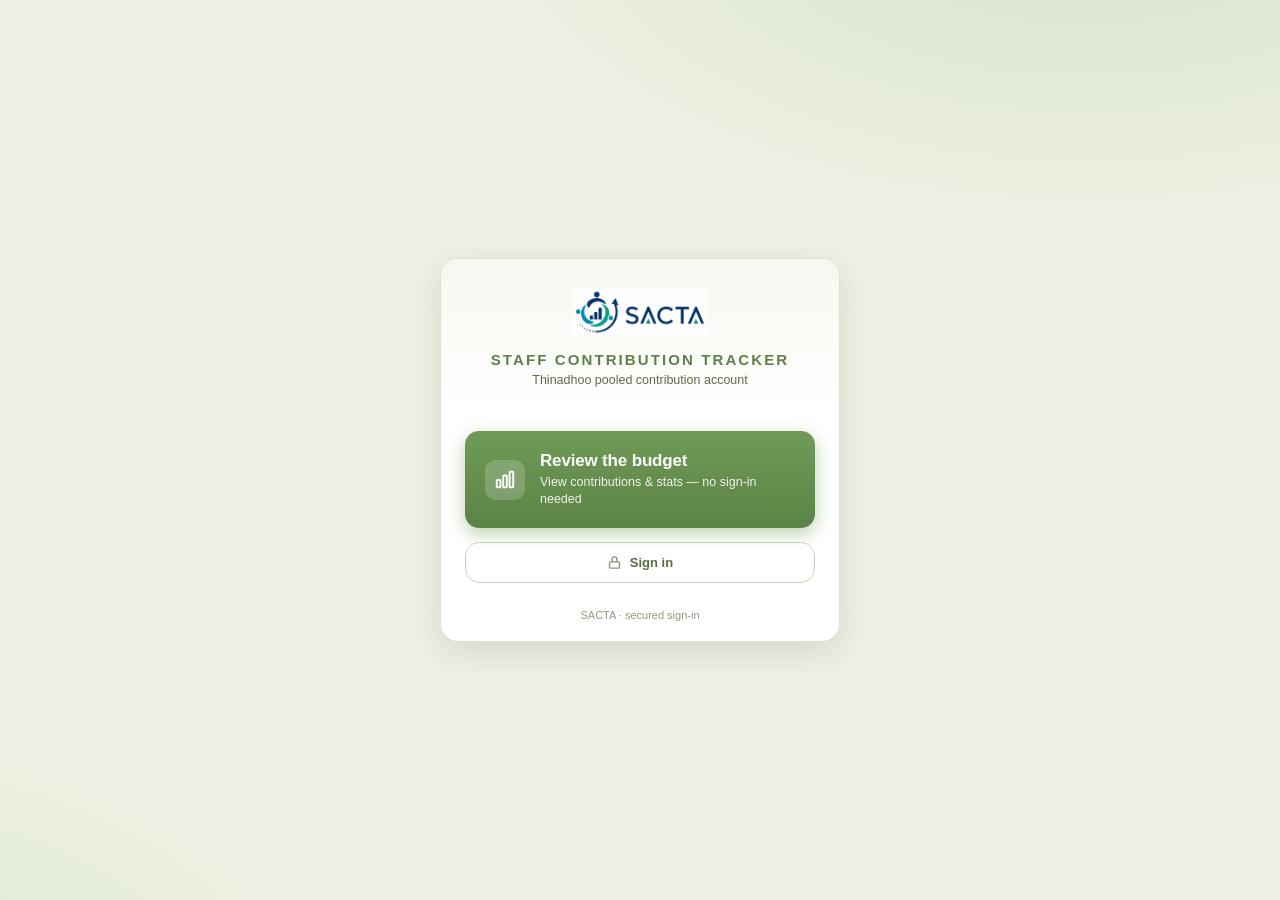
<file: index.html>
<!DOCTYPE html>
<html lang="en">
<head>
<meta charset="UTF-8">
<meta name="viewport" content="width=device-width, initial-scale=1.0, viewport-fit=cover">
<meta http-equiv="Content-Security-Policy" content="default-src 'self'; img-src 'self' data:; style-src 'self' 'unsafe-inline'; script-src 'self' 'unsafe-inline'; connect-src 'self'; font-src 'self' data:; object-src 'none'; base-uri 'none'; form-action 'none'; upgrade-insecure-requests">
<meta name="theme-color" content="#6f9a56">
<meta name="apple-mobile-web-app-capable" content="yes">
<meta name="referrer" content="no-referrer">
<link rel="manifest" href="manifest.json">
<link rel="apple-touch-icon" href="apple-touch-icon-v2.png">
<link rel="icon" href="[data-uri]">
<title>SACTA</title>
<style>
  :root{
    --base:#eef1e4; --surface:#ffffff; --surface2:#f6f8ef;
    --line:#dde3cf; --line2:#c9d3b4;
    --text:#2e3822; --sub:#5f6b45; --faint:#8f9d78;
    --matcha:#6f9a56; --matcha-d:#5c8347; --matcha-l:#9cc47e;
    --green:#5c923f; --red:#c0453f;
    --shadow:0 10px 34px rgba(60,74,40,.14);
    --shadow-sm:0 3px 12px rgba(60,74,40,.10);
    --sans:"Inter",-apple-system,BlinkMacSystemFont,"Segoe UI",Roboto,sans-serif;
    --mono:ui-monospace,"SF Mono","JetBrains Mono",Consolas,monospace;
    --radius:18px;
  }
  *{box-sizing:border-box}
  html,body{margin:0;padding:0;height:100%}
  body{
    font-family:var(--sans);color:var(--text);
    background:
      radial-gradient(1100px 620px at 85% -15%, color-mix(in srgb,var(--matcha) 20%,transparent), transparent 60%),
      radial-gradient(900px 560px at -12% 115%, color-mix(in srgb,var(--matcha-l) 26%,transparent), transparent 55%),
      var(--base);
    min-height:100%;display:flex;align-items:center;justify-content:center;
    padding:24px calc(16px + env(safe-area-inset-right)) calc(24px + env(safe-area-inset-bottom)) calc(16px + env(safe-area-inset-left));
    -webkit-font-smoothing:antialiased;
  }
  .card{
    width:100%;max-width:400px;background:var(--surface);border:1px solid var(--line);
    border-radius:var(--radius);box-shadow:var(--shadow);overflow:hidden;
  }
  .hero{padding:30px 28px 22px;text-align:center;background:linear-gradient(180deg,var(--surface2),var(--surface))}
  .hero img{height:46px;margin-bottom:12px}
  .hero h1{margin:0;font-size:15px;letter-spacing:.14em;font-weight:800;color:var(--matcha-d);text-transform:uppercase}
  .hero p{margin:5px 0 0;font-size:12.5px;color:var(--sub)}
  .body{padding:22px 24px 26px}

  /* ---- landing: two options ---- */
  .opt{display:block;width:100%;text-align:left;border:none;cursor:pointer;font-family:inherit;border-radius:14px;transition:.16s}
  .opt.primary{
    background:linear-gradient(180deg,var(--matcha),var(--matcha-d));color:#fff;
    padding:20px 20px;box-shadow:0 6px 18px color-mix(in srgb,var(--matcha) 45%,transparent);
    display:flex;align-items:center;gap:15px;
  }
  .opt.primary:hover{filter:brightness(1.05)} .opt.primary:active{transform:translateY(1px)}
  .opt.primary .ic{width:40px;height:40px;flex:none;display:flex;align-items:center;justify-content:center;background:rgba(255,255,255,.18);border-radius:11px}
  .opt.primary .tt{display:block;font-size:17px;font-weight:750;letter-spacing:-.01em}
  .opt.primary .ss{display:block;font-size:12.5px;opacity:.9;margin-top:3px;line-height:1.35}
  .opt.ghost{
    background:transparent;color:var(--sub);padding:12px 14px;margin-top:14px;
    border:1px solid var(--line2);display:flex;align-items:center;justify-content:center;gap:8px;
    font-size:13px;font-weight:600;
  }
  .opt.ghost:hover{background:var(--surface2);color:var(--text)}
  .opt.ghost .ic{width:15px;height:15px;opacity:.7}

  /* ---- sign-in view ---- */
  .signin{display:none}
  .signin.show{display:block;animation:fade .22s ease}
  .landing.hide{display:none}
  @keyframes fade{from{opacity:0;transform:translateY(6px)}to{opacity:1;transform:none}}
  .back{background:none;border:none;color:var(--sub);font-family:inherit;font-size:13px;font-weight:600;cursor:pointer;display:inline-flex;align-items:center;gap:6px;padding:0;margin-bottom:16px}
  .back:hover{color:var(--text)}
  .signin h2{margin:0 0 4px;font-size:16px}
  .signin .lead{margin:0 0 18px;font-size:12.5px;color:var(--sub)}
  label.fld{display:block;font-size:12px;font-weight:600;color:var(--sub);margin-bottom:7px}
  .inwrap{position:relative}
  input[type=password]{
    width:100%;font-family:var(--mono);font-size:15px;letter-spacing:.12em;color:var(--text);
    background:var(--surface2);border:1px solid var(--line2);border-radius:11px;padding:13px 14px;outline:none;transition:.15s;
  }
  input[type=password]:focus{border-color:var(--matcha);box-shadow:0 0 0 3px color-mix(in srgb,var(--matcha) 20%,transparent);background:#fff}
  .unlock{width:100%;margin-top:14px;background:linear-gradient(180deg,var(--matcha),var(--matcha-d));color:#fff;border:none;border-radius:12px;padding:13px;font-family:inherit;font-size:14.5px;font-weight:700;cursor:pointer;transition:.15s}
  .unlock:hover:not([disabled]){filter:brightness(1.05)} .unlock:active{transform:translateY(1px)}
  .unlock[disabled]{opacity:.55;cursor:not-allowed}
  .msg{margin-top:12px;font-size:12.5px;min-height:17px;text-align:center}
  .msg.err{color:var(--red);font-weight:600} .msg.ok{color:var(--green);font-weight:600}
  .shake{animation:sh .32s}
  @keyframes sh{0%,100%{transform:translateX(0)}20%{transform:translateX(-7px)}60%{transform:translateX(7px)}}
  .secnote{margin-top:18px;font-size:11px;color:var(--faint);line-height:1.6}
  .secnote summary{cursor:pointer;color:var(--sub);font-weight:600;user-select:none}
  .secnote ul{margin:8px 0 0;padding-left:16px} .secnote li{margin:2px 0}
  .lockbanner{display:none;margin-top:12px;padding:10px 12px;border-radius:10px;background:color-mix(in srgb,var(--red) 10%,transparent);border:1px solid color-mix(in srgb,var(--red) 28%,transparent);color:var(--red);font-size:12.5px;font-weight:600;text-align:center}
  .lockbanner.show{display:block}
  .foot{text-align:center;font-size:11px;color:var(--faint);padding:0 24px 20px}

  @media(max-width:420px){ .card{max-width:100%} .hero{padding:26px 20px 18px} .body{padding:20px} }
</style>
</head>
<body>
  <main class="card" role="main">
    <div class="hero">
      <img src="[data-uri]" alt="SACTA">
      <h1>Staff Contribution Tracker</h1>
      <p>Thinadhoo pooled contribution account</p>
    </div>

    <div class="body">
      <!-- LANDING: two options -->
      <div class="landing" id="landing">
        <button class="opt primary" id="reviewBtn">
          <span class="ic">
            <svg width="22" height="22" viewBox="0 0 24 24" fill="none" stroke="currentColor" stroke-width="2.1"><rect x="3" y="12" width="4" height="8" rx="1"/><rect x="10" y="7" width="4" height="13" rx="1"/><rect x="17" y="3" width="4" height="17" rx="1"/></svg>
          </span>
          <span>
            <span class="tt">Review the budget</span>
            <span class="ss">View contributions &amp; stats — no sign-in needed</span>
          </span>
        </button>

        <button class="opt ghost" id="toSignin">
          <svg class="ic" viewBox="0 0 24 24" fill="none" stroke="currentColor" stroke-width="2.2"><rect x="4" y="11" width="16" height="10" rx="2"/><path d="M8 11V7a4 4 0 018 0v4"/></svg>
          Sign in
        </button>
      </div>

      <!-- SIGN IN -->
      <div class="signin" id="signin">
        <button class="back" id="backBtn">
          <svg width="15" height="15" viewBox="0 0 24 24" fill="none" stroke="currentColor" stroke-width="2.4"><path d="M15 18l-6-6 6-6"/></svg> Back
        </button>
        <h2>Sign in</h2>
        <p class="lead">Enter your signature to manage the budget.</p>

        <label class="fld" for="sig">Signature</label>
        <div class="inwrap">
          <input id="sig" type="password" autocomplete="off" autocapitalize="off" autocorrect="off"
                 spellcheck="false" inputmode="text" enterkeyhint="go" maxlength="200" aria-label="Signature">
        </div>
        <button class="unlock" id="unlockBtn">Unlock</button>
        <div class="lockbanner" id="lockBanner"></div>
        <div class="msg" id="msg"></div>

        <details class="secnote">
          <summary>How this sign-in is protected</summary>
          <ul>
            <li>Signature is verified by a one-way PBKDF2 hash — the real signature is never stored in the page.</li>
            <li>Input is Unicode-normalised and stripped of hidden characters.</li>
            <li>It is only ever passed to the hash check — never into HTML, a query, a command, a path, or a URL.</li>
            <li>Repeated wrong tries lock this device with an increasing delay.</li>
            <li>No cookies are used; the unlock clears when you close the tab.</li>
            <li>No third-party scripts load, and the page refuses to run over an insecure connection.</li>
          </ul>
        </details>
      </div>
    </div>
    <div class="foot">SACTA · secured sign-in</div>
  </main>

<script>
"use strict";
/* frame-buster: refuse to run inside someone else's frame (clickjacking / embedding) */
try{ if(window.top!==window.self){ window.top.location=window.self.location; } }catch(e){ document.documentElement.style.display="none"; }
/* =========================================================================
   SACTA login. Signature → PBKDF2-SHA256 hash compared to a stored digest.
   The plaintext signature is NOT in this file. Hardening notes in the UI.
   ========================================================================= */
const AUTH = { salt:"sacta::neptune99::v1", iters:120000,
  hash:"6e86ef01a595406fcbd3a4e8dc0a5ac98e4900327e9c1fb6fe629ba895c56917" };          // PBKDF2(signature, salt, iters, SHA-256), hex
const ADMIN_URL="sacta.html", GUEST_URL="guest.html";
const UNLOCK_TTL_MS = 8*60*60*1000;      // unlock valid 8h within the tab session
const GUARD_KEY="sacta_login_guard", FREE_TRIES=4;

const $=s=>document.querySelector(s);
const landing=$("#landing"), signin=$("#signin"), msg=$("#msg"), sig=$("#sig"),
      unlockBtn=$("#unlockBtn"), lockBanner=$("#lockBanner");

/* ---- insecure-transport guard (MITM / AiTM): refuse auth off https ---- */
const host=location.hostname, isDev=(host==="localhost"||host==="127.0.0.1"||location.protocol==="file:");
const secure=(location.protocol==="https:"||isDev);

/* ---- input hygiene (Unicode/encoding) ---- */
function clean(s){
  s=String(s==null?"":s);
  if(s.normalize)s=s.normalize("NFKC");          // fold homoglyph/width tricks
  s=s.replace(/[\u0000-\u001F\u007F-\u009F​-‏‪-‮﻿]/g,""); // control + zero-width + bidi
  return s.slice(0,200);
}
function toHex(buf){return [...new Uint8Array(buf)].map(b=>b.toString(16).padStart(2,"0")).join("");}
async function derive(pw){
  const enc=new TextEncoder();
  const key=await crypto.subtle.importKey("raw",enc.encode(pw),{name:"PBKDF2"},false,["deriveBits"]);
  const bits=await crypto.subtle.deriveBits({name:"PBKDF2",salt:enc.encode(AUTH.salt),iterations:AUTH.iters,hash:"SHA-256"},key,256);
  return toHex(bits);
}
/* constant-time-ish compare */
function eq(a,b){ if(a.length!==b.length)return false; let d=0; for(let i=0;i<a.length;i++)d|=a.charCodeAt(i)^b.charCodeAt(i); return d===0; }

/* ---- brute-force / credential-stuffing / spraying guard ---- */
function guard(){ try{return JSON.parse(localStorage.getItem(GUARD_KEY))||{fails:0,lockUntil:0};}catch(e){return{fails:0,lockUntil:0};} }
function setGuard(g){ try{localStorage.setItem(GUARD_KEY,JSON.stringify(g));}catch(e){} }
function backoff(fails){ const over=fails-FREE_TRIES; return Math.min(15*60*1000, 20*1000*Math.pow(2,over-1)); } // 20s,40s,…≤15m
let tick=null;
function refreshLock(){
  const g=guard(), now=Date.now();
  if(g.lockUntil>now){
    unlockBtn.disabled=true; sig.disabled=true;
    const sec=Math.ceil((g.lockUntil-now)/1000);
    lockBanner.classList.add("show");
    lockBanner.textContent="Too many attempts. Try again in "+(sec>=60?Math.ceil(sec/60)+" min":sec+" s")+".";
    clearTimeout(tick); tick=setTimeout(refreshLock,1000);
  }else{
    unlockBtn.disabled=false; sig.disabled=false; lockBanner.classList.remove("show");
  }
}

/* ---- views ---- */
function showSignin(){ landing.classList.add("hide"); signin.classList.add("show"); refreshLock(); setTimeout(()=>sig.focus(),60); }
function showLanding(){ signin.classList.remove("show"); landing.classList.remove("hide"); msg.textContent=""; sig.value=""; }

$("#reviewBtn").onclick=()=>{ location.href=GUEST_URL; };
$("#toSignin").onclick=showSignin;
$("#backBtn").onclick=showLanding;

function fail(text){ msg.className="msg err"; msg.textContent=text; signin.classList.remove("shake"); void signin.offsetWidth; signin.classList.add("shake"); sig.value=""; }

async function attempt(){
  if(unlockBtn.disabled)return;
  if(!secure){ fail("Insecure connection — open the site over https."); return; }
  const g=guard(); if(g.lockUntil>Date.now()){ refreshLock(); return; }
  const pw=clean(sig.value);
  if(!pw){ fail("Enter your signature."); return; }
  unlockBtn.disabled=true; msg.className="msg"; msg.textContent="Checking…";
  let ok=false;
  try{ ok=eq(await derive(pw), AUTH.hash); }
  catch(e){ unlockBtn.disabled=false; fail("Secure hashing unavailable — use https."); return; }
  if(ok){
    setGuard({fails:0,lockUntil:0});
    try{ sessionStorage.setItem("sacta_unlock", JSON.stringify({until:Date.now()+UNLOCK_TTL_MS})); }catch(e){}
    sig.value=""; msg.className="msg ok"; msg.textContent="Welcome back.";
    setTimeout(()=>location.href=ADMIN_URL, 350);
  }else{
    const ng={fails:(g.fails||0)+1, lockUntil:0};
    if(ng.fails>=FREE_TRIES) ng.lockUntil=Date.now()+backoff(ng.fails);
    setGuard(ng);
    unlockBtn.disabled=false;
    fail("That signature doesn't match."); refreshLock();
  }
}
unlockBtn.onclick=attempt;
sig.addEventListener("keydown",e=>{ if(e.key==="Enter")attempt(); });
// never keep the secret around
window.addEventListener("pagehide",()=>{ sig.value=""; });

/* open straight to sign-in if the admin bounced here */
if(/[?&]next=signin/.test(location.search)) showSignin();

/* PWA */
if("serviceWorker" in navigator && location.protocol==="https:"){
  window.addEventListener("load",()=>navigator.serviceWorker.register("service-worker.js").catch(()=>{}));
}
</script>
</body>
</html>
</file>
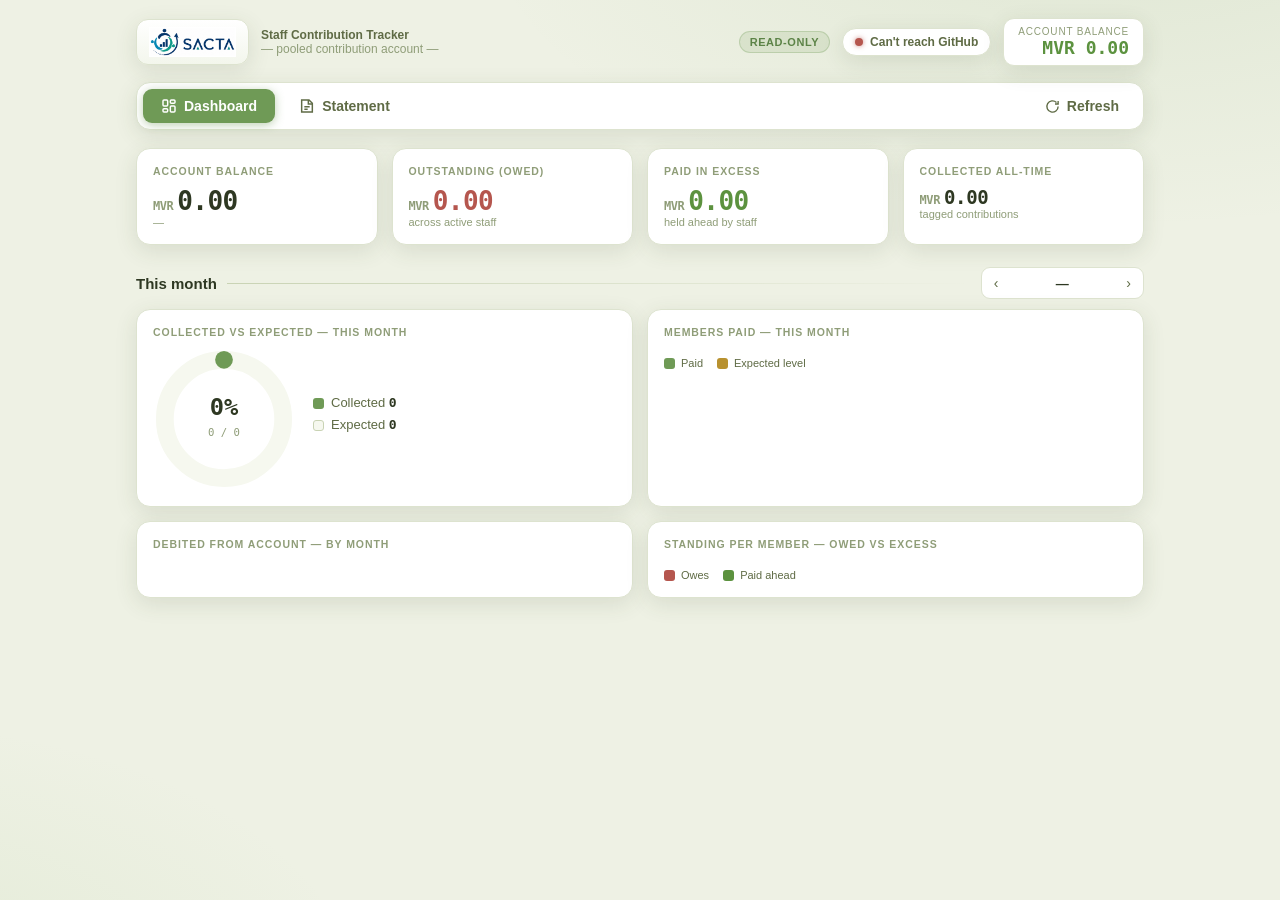
<file: guest.html>
<!DOCTYPE html>
<html lang="en">
<head>
<meta charset="UTF-8">
<meta name="viewport" content="width=device-width, initial-scale=1.0, viewport-fit=cover">
<meta http-equiv="Content-Security-Policy" content="default-src 'self'; img-src 'self' data:; style-src 'self' 'unsafe-inline'; script-src 'self' 'unsafe-inline'; connect-src 'self' https://api.github.com https://raw.githubusercontent.com; font-src 'self' data:; object-src 'none'; base-uri 'none'; upgrade-insecure-requests">
<meta name="theme-color" content="#6f9a56">
<meta name="apple-mobile-web-app-capable" content="yes">
<link rel="manifest" href="manifest.json">
<link rel="apple-touch-icon" href="apple-touch-icon-v2.png">
<link rel="icon" href="[data-uri]">
<title>SACTA — Review the budget</title>
<style>
  :root{
    --base:#eef1e4; --surface:#ffffff; --surface2:#f6f8ef;
    --line:#dde3cf; --line2:#c9d3b4;
    --text:#2e3822; --sub:#5f6b45; --faint:#8f9d78;
    --matcha:#6f9a56; --matcha-d:#5c8347; --matcha-l:#9cc47e;
    --green:#5c923f; --red:#b5564e; --amber:#b8912f;
    --shadow:0 6px 22px rgba(60,74,40,.12);
    --sans:"Inter",-apple-system,BlinkMacSystemFont,"Segoe UI",Roboto,sans-serif;
    --mono:ui-monospace,"SF Mono","JetBrains Mono",Consolas,monospace;
  }
  *{box-sizing:border-box}
  html,body{margin:0;padding:0}
  body{font-family:var(--sans);color:var(--text);font-size:14px;-webkit-font-smoothing:antialiased;min-height:100vh;
    background:radial-gradient(1100px 560px at 88% -12%, color-mix(in srgb,var(--matcha) 12%,transparent),transparent 60%),
      radial-gradient(900px 520px at -10% 112%, color-mix(in srgb,var(--matcha-l) 14%,transparent),transparent 55%), var(--base);}
  h1,h2,h3{margin:0;font-weight:700}
  ::selection{background:color-mix(in srgb,var(--matcha) 28%,transparent)}
  .wrap{max-width:1040px;margin:0 auto;padding:18px 16px calc(40px + env(safe-area-inset-bottom));}
  header{display:flex;align-items:center;gap:12px;flex-wrap:wrap;margin-bottom:16px}
  .plaque{background:linear-gradient(180deg,#fff,#f3f6ec);border:1px solid var(--line);border-radius:12px;padding:7px 12px;box-shadow:var(--shadow)}
  .plaque img{height:30px;display:block}
  .bmeta{display:flex;flex-direction:column;line-height:1.2}
  .bmeta .full{font-size:12px;color:var(--sub);font-weight:600}
  .bmeta .acct{font-size:12px;color:var(--faint)}
  .sp{flex:1}
  .ro-badge{font-size:11px;font-weight:700;letter-spacing:.05em;text-transform:uppercase;color:var(--matcha-d);
    background:color-mix(in srgb,var(--matcha) 14%,transparent);border:1px solid color-mix(in srgb,var(--matcha) 28%,transparent);padding:4px 10px;border-radius:20px}
  .livechip{display:flex;align-items:center;gap:7px;background:var(--surface);border:1px solid var(--line);border-radius:20px;padding:6px 12px;font-size:12px;color:var(--sub);font-weight:600;box-shadow:var(--shadow)}
  .led{width:8px;height:8px;border-radius:50%;background:var(--green);flex:none;box-shadow:0 0 5px color-mix(in srgb,var(--green) 70%,transparent)}
  .led.stale{background:var(--amber);box-shadow:0 0 5px color-mix(in srgb,var(--amber) 70%,transparent)}
  .led.err{background:var(--red);box-shadow:0 0 5px color-mix(in srgb,var(--red) 70%,transparent)}
  .led.load{background:var(--matcha);animation:bl 1s steps(2) infinite}
  @keyframes bl{50%{opacity:.3}}
  .balchip{background:var(--surface);border:1px solid var(--line);border-radius:11px;padding:7px 14px;text-align:right;box-shadow:var(--shadow)}
  .balchip .l{font-size:10px;text-transform:uppercase;letter-spacing:.08em;color:var(--faint)}
  .balchip .v{font-size:18px;font-weight:800;font-family:var(--mono);color:var(--green)}

  nav{display:flex;gap:6px;background:var(--surface);border:1px solid var(--line);border-radius:14px;padding:6px;margin-bottom:18px;box-shadow:var(--shadow)}
  nav button{background:none;border:0;font-family:inherit;font-size:14px;font-weight:600;color:var(--sub);padding:9px 18px;border-radius:9px;cursor:pointer;display:inline-flex;align-items:center;gap:7px;transition:.15s}
  nav button:hover{color:var(--text);background:var(--surface2)}
  nav button.active{background:var(--matcha);color:#fff;box-shadow:0 2px 10px color-mix(in srgb,var(--matcha) 45%,transparent)}
  nav .sp2{flex:1}

  .page{display:none} .page.active{display:block}
  .grid{display:grid;gap:14px}
  .g4{grid-template-columns:repeat(4,1fr)} .g2{grid-template-columns:repeat(2,1fr)}
  .card{background:var(--surface);border:1px solid var(--line);border-radius:14px;padding:16px;box-shadow:var(--shadow)}
  .card h3{font-size:10.5px;text-transform:uppercase;letter-spacing:.09em;color:var(--faint);font-weight:700;margin-bottom:9px}
  .stat{font-size:26px;font-weight:800;font-family:var(--mono);letter-spacing:-.02em}
  .stat.sm{font-size:19px} .stat .cur{font-size:12px;color:var(--faint);font-weight:600;margin-right:4px}
  .stat.green{color:var(--green)} .stat.red{color:var(--red)}
  .tiny{font-size:11px;color:var(--faint)}
  .sect{display:flex;align-items:center;gap:10px;margin:22px 0 10px}
  .sect h2{font-size:15px} .sect .rule{flex:1;height:1px;background:linear-gradient(90deg,var(--line2),transparent)}
  .mnav{display:inline-flex;align-items:center;gap:3px;background:var(--surface);border:1px solid var(--line);border-radius:9px;padding:3px}
  .mnav button{background:none;border:0;color:var(--sub);cursor:pointer;padding:5px 9px;border-radius:6px;font-size:14px;line-height:1}
  .mnav button:hover{background:var(--surface2);color:var(--text)} .mnav .m{font-weight:700;font-size:13px;min-width:104px;text-align:center}

  .donutwrap{display:flex;align-items:center;gap:18px;margin-top:10px;flex-wrap:wrap}
  .donut{width:142px;height:142px;flex:none}
  #ceArc{transition:stroke-dasharray .6s cubic-bezier(.2,.8,.2,1)}
  .dpct{fill:var(--text);font-size:20px;font-weight:800;font-family:var(--mono)}
  .dsub{fill:var(--faint);font-size:9px;font-family:var(--mono)}
  .dleg{display:flex;flex-direction:column;gap:7px;font-size:13px;color:var(--sub)}
  .dleg b{font-family:var(--mono);color:var(--text)} .dleg .dot{width:11px;height:11px;border-radius:3px;display:inline-block;margin-right:7px;vertical-align:middle}

  .bars{display:flex;flex-direction:column;gap:10px;margin-top:6px}
  .brow{display:grid;grid-template-columns:92px 1fr 60px;align-items:center;gap:10px}
  .brow .nm{font-size:12px;color:var(--sub);font-weight:600;white-space:nowrap;overflow:hidden;text-overflow:ellipsis}
  .track{position:relative;height:18px;background:var(--surface2);border:1px solid var(--line);border-radius:20px;overflow:hidden}
  .fill{position:absolute;top:0;bottom:0;left:0;border-radius:20px}
  .fill.m{background:linear-gradient(90deg,var(--matcha),var(--matcha-l))}
  .fill.r{background:linear-gradient(90deg,var(--red),#cf8a82)}
  .mk{position:absolute;top:-1px;bottom:-1px;width:2px;background:var(--amber)}
  .bval{font-family:var(--mono);font-size:12px;text-align:right;color:var(--sub)} .bval.green{color:var(--green)}
  .dv{display:flex;flex-direction:column;gap:8px;margin-top:6px}
  .dvrow{display:grid;grid-template-columns:84px 1fr 2px 1fr 60px;align-items:center;gap:6px}
  .dvrow .nm{font-size:12px;color:var(--sub);font-weight:600;white-space:nowrap;overflow:hidden;text-overflow:ellipsis}
  .dl,.dr{height:15px;display:flex} .dl{justify-content:flex-end}
  .db{height:100%;border-radius:5px} .db.owe{background:var(--red)} .db.exc{background:var(--green)}
  .dc{width:2px;height:17px;background:var(--line2)}
  .legend{display:flex;gap:14px;font-size:11px;color:var(--sub);margin-top:10px;flex-wrap:wrap}
  .legend span{display:inline-flex;align-items:center;gap:6px} .sw{width:11px;height:11px;border-radius:3px;display:inline-block}

  .toolbar{display:flex;gap:9px;flex-wrap:wrap;align-items:center;margin-bottom:12px}
  input,select{font-family:inherit;font-size:13px;background:#fff;color:var(--text);border:1px solid var(--line2);border-radius:9px;padding:9px 11px;outline:none}
  input:focus,select:focus{border-color:var(--matcha);box-shadow:0 0 0 3px color-mix(in srgb,var(--matcha) 18%,transparent)}
  select{cursor:pointer}
  .tblwrap{background:var(--surface);border:1px solid var(--line);border-radius:14px;overflow:hidden;box-shadow:var(--shadow);max-height:72vh;overflow-y:auto}
  .txlist{display:flex;flex-direction:column}
  .txitem{padding:12px 14px;border-bottom:1px solid color-mix(in srgb,var(--line) 70%,transparent)}
  .txitem:last-child{border-bottom:0}
  .txitem.has-note{cursor:pointer} .txitem.has-note:hover{background:var(--surface2)}
  .txrow{display:flex;gap:12px;align-items:flex-start}
  .txinfo{flex:1;min-width:0}
  .txtop{display:flex;align-items:center;gap:7px}
  .txdate{font-size:11px;color:var(--faint);font-family:var(--mono)}
  .txcp{font-weight:700;font-size:13.5px;margin-top:2px;word-break:break-word;line-height:1.25}
  .txmeta{display:flex;gap:5px;flex-wrap:wrap;align-items:center;margin-top:6px}
  .txright{flex:none;display:flex;flex-direction:column;align-items:flex-end;gap:5px}
  .txamt{font-family:var(--mono);font-weight:800;font-size:14px;white-space:nowrap}
  .noteind{display:inline-flex;align-items:center;gap:3px;font-size:10px;color:var(--faint);font-weight:600}
  .txnote{display:none;margin-top:10px;padding:10px 12px;background:var(--surface2);border:1px solid var(--line);border-radius:10px;font-size:12.5px;color:var(--sub);line-height:1.5;word-break:break-word}
  .txitem.open .txnote{display:block}
  .txitem.has-note.open .noteind{color:var(--matcha)}
  .cr{color:var(--green)} .dr-c{color:var(--red)} .mini{font-size:11px;color:var(--faint)}
  .badge{font-size:10px;font-weight:700;padding:2px 7px;border-radius:6px;white-space:nowrap}
  .badge.cr{background:color-mix(in srgb,var(--green) 14%,transparent);color:var(--green)}
  .badge.dr{background:color-mix(in srgb,var(--red) 14%,transparent);color:var(--red)}
  .badge.m{background:color-mix(in srgb,#9a7fb0 18%,transparent);color:#7a5a9a}
  .badge.contrib{background:color-mix(in srgb,var(--amber) 16%,transparent);color:#8a6a10}
  .chip{font-size:10px;font-weight:700;padding:2px 7px;border-radius:20px;display:inline-flex;align-items:center;gap:5px;border:1px solid var(--line2);color:var(--sub)}
  .chip .cd{width:7px;height:7px;border-radius:50%} .chips{display:flex;gap:4px;flex-wrap:wrap}
  .empty{text-align:center;padding:40px 18px;color:var(--sub)} .empty .big{font-size:14px;font-weight:700;margin-bottom:5px;color:var(--text)}
  .toast{position:fixed;bottom:18px;left:50%;transform:translateX(-50%) translateY(16px);opacity:0;background:var(--text);color:#fff;padding:9px 16px;border-radius:10px;font-size:13px;font-weight:600;transition:.2s;pointer-events:none;z-index:40}
  .toast.show{opacity:1;transform:translateX(-50%) translateY(0)}

  @media(max-width:760px){ .g4{grid-template-columns:repeat(2,1fr)} .g2{grid-template-columns:1fr} }
  @media(max-width:560px){
    /* ---- compact phone chrome: slim top bar + fixed bottom app bar ---- */
    .wrap{padding:10px 12px calc(78px + env(safe-area-inset-bottom))}
    header{gap:8px;align-items:center;padding-top:env(safe-area-inset-top)}
    .plaque{padding:5px 9px} .plaque img{height:22px}
    .bmeta{display:none}            /* drop the long title/subtitle */
    .balchip{display:none}          /* balance already shown in the first card */
    .ro-badge{font-size:10px;padding:3px 9px}
    .livechip{padding:5px 9px} .livechip .t{display:none}   /* keep just the status dot */

    nav{position:fixed;left:0;right:0;bottom:0;top:auto;margin:0;border:0;border-top:1px solid var(--line);
      border-radius:0;padding:7px 6px calc(7px + env(safe-area-inset-bottom));gap:2px;
      background:var(--surface);box-shadow:0 -5px 20px rgba(60,74,40,.1);z-index:60}
    nav .sp2{display:none}
    nav button{flex:1;flex-direction:column;gap:3px;font-size:10.5px;font-weight:600;padding:5px 2px;border-radius:12px;color:var(--faint)}
    nav button svg{width:21px;height:21px}
    nav button:hover{background:transparent}
    nav button.active{background:transparent;color:var(--matcha);box-shadow:none}

    .brow{grid-template-columns:72px 1fr 50px} .dvrow{grid-template-columns:66px 1fr 2px 1fr 48px}
    .sect{margin:18px 0 9px}
    .tblwrap{max-height:none;overflow:visible}
  }
  @media(display-mode:standalone){ header{padding-top:max(6px,env(safe-area-inset-top))} }
</style>
</head>
<body>
<div class="wrap">
  <header>
    <div class="plaque"><img src="[data-uri]" alt="SACTA"></div>
    <div class="bmeta"><div class="full">Staff Contribution Tracker</div><div class="acct" id="acctName">— pooled contribution account —</div></div>
    <div class="sp"></div>
    <span class="ro-badge">Read-only</span>
    <div class="livechip" id="liveChip"><span class="led load"></span><span class="t">Loading…</span></div>
    <div class="balchip"><div class="l">Account balance</div><div class="v" id="topBalance">MVR 0.00</div></div>
  </header>

  <nav>
    <button data-tab="dashboard" class="active">
      <svg width="16" height="16" viewBox="0 0 24 24" fill="none" stroke="currentColor" stroke-width="2.2"><rect x="3" y="3" width="7" height="9" rx="1.5"/><rect x="14" y="3" width="7" height="5" rx="1.5"/><rect x="14" y="12" width="7" height="9" rx="1.5"/><rect x="3" y="16" width="7" height="5" rx="1.5"/></svg>
      Dashboard</button>
    <button data-tab="statement">
      <svg width="16" height="16" viewBox="0 0 24 24" fill="none" stroke="currentColor" stroke-width="2.2"><path d="M4 3h11l5 5v13H4z"/><path d="M14 3v6h6"/><path d="M8 13h8M8 17h5"/></svg>
      Statement</button>
    <div class="sp2"></div>
    <button id="refreshBtn" style="color:var(--sub)">
      <svg width="15" height="15" viewBox="0 0 24 24" fill="none" stroke="currentColor" stroke-width="2.2"><path d="M21 12a9 9 0 11-2.64-6.36M21 3v5h-5"/></svg>
      Refresh</button>
  </nav>

  <!-- DASHBOARD -->
  <section class="page active" id="dashboard">
    <div class="grid g4">
      <div class="card"><h3>Account balance</h3><div class="stat" id="dbBalance"><span class="cur">MVR</span>0.00</div><div class="tiny" id="dbBalanceNote">—</div></div>
      <div class="card"><h3>Outstanding (owed)</h3><div class="stat red" id="dbOutstanding"><span class="cur">MVR</span>0.00</div><div class="tiny">across active staff</div></div>
      <div class="card"><h3>Paid in excess</h3><div class="stat green" id="dbExcess"><span class="cur">MVR</span>0.00</div><div class="tiny">held ahead by staff</div></div>
      <div class="card"><h3>Collected all-time</h3><div class="stat sm" id="dbCollected"><span class="cur">MVR</span>0.00</div><div class="tiny" id="dbCollectedNote">tagged contributions</div></div>
    </div>

    <div class="sect"><h2>This month</h2><div class="rule"></div>
      <div class="mnav"><button id="mPrev">‹</button><span class="m" id="mLabel">—</span><button id="mNext">›</button></div></div>

    <div class="grid g2">
      <div class="card"><h3>Collected vs expected — <span id="mvLabel">this month</span></h3>
        <div class="donutwrap">
          <svg viewBox="0 0 120 120" class="donut">
            <circle cx="60" cy="60" r="50" fill="none" stroke="var(--surface2)" stroke-width="15"/>
            <circle cx="60" cy="60" r="50" fill="none" stroke="var(--matcha)" stroke-width="15" stroke-linecap="round" id="ceArc" transform="rotate(-90 60 60)" stroke-dasharray="0 999"/>
            <text x="60" y="57" text-anchor="middle" class="dpct" id="cePct">0%</text>
            <text x="60" y="74" text-anchor="middle" class="dsub" id="ceSub">0 / 0</text>
          </svg>
          <div class="dleg">
            <div><span class="dot" style="background:var(--matcha)"></span>Collected <b id="ceCol">0</b></div>
            <div><span class="dot" style="background:var(--surface2);border:1px solid var(--line2)"></span>Expected <b id="ceExp">0</b></div>
            <div class="tiny" id="collectPct" style="margin-top:4px"></div>
          </div>
        </div>
      </div>
      <div class="card"><h3>Members paid — <span id="mpLabel">this month</span></h3>
        <div class="bars" id="membersPaidBars"></div>
        <div class="legend"><span><i class="sw" style="background:var(--matcha)"></i>Paid</span><span><i class="sw" style="background:var(--amber)"></i>Expected level</span></div>
      </div>
    </div>

    <div class="grid g2" style="margin-top:14px">
      <div class="card"><h3>Debited from account — by month</h3><div class="bars" id="debitBars"></div></div>
      <div class="card"><h3>Standing per member — owed vs excess</h3>
        <div class="dv" id="divergeBars"></div>
        <div class="legend"><span><i class="sw" style="background:var(--red)"></i>Owes</span><span><i class="sw" style="background:var(--green)"></i>Paid ahead</span></div>
      </div>
    </div>
  </section>

  <!-- STATEMENT -->
  <section class="page" id="statement">
    <div class="toolbar">
      <input id="searchTx" placeholder="Search name, description, BLAZ…" style="min-width:200px;flex:1">
      <select id="filterType"><option value="all">All types</option><option value="credit">Credits</option><option value="debit">Debits</option></select>
      <select id="filterTag"></select>
    </div>
    <div class="tblwrap">
      <div class="txlist" id="txBody"></div>
      <div class="empty" id="txEmpty"><div class="big">Waiting for data</div>Nothing has been shared to this view yet.</div>
    </div>
  </section>
</div>
<div class="toast" id="toast"></div>

<script>
"use strict";
/* ============================================================
   SACTA — Review the budget (read-only). Pulls the latest data
   straight from the PUBLIC GitHub file, so it works on any device
   without signing in. Falls back to this browser's local copy.
   ============================================================ */
const SYNC = { owner:"definitelyafeature", repo:"sacta-data", path:"sacta-data.json", branch:"main" };
const LS_KEY="sacta_state_v1", GH_KEY="sacta_gh_v1";
const $=s=>document.querySelector(s), $$=s=>[...document.querySelectorAll(s)];
const esc=s=>String(s==null?"":s).replace(/[&<>"']/g,c=>({'&':'&amp;','<':'&lt;','>':'&gt;','"':'&quot;',"'":'&#39;'}[c]));
let state=null, dashMonth=null, lastLoadedAt=0;

const cur=()=>(state&&state.settings&&state.settings.currency)||"MVR";
const fmt=n=>{n=+n||0;return n.toLocaleString("en-US",{minimumFractionDigits:2,maximumFractionDigits:2});};
const fmt0=n=>Math.round(+n||0).toLocaleString("en-US");
function toast(m){const t=$("#toast");t.textContent=m;t.className="toast show";setTimeout(()=>t.className="toast",2200);}
const rankOf=m=>state.ranks.find(r=>r.id===m.rankId);
const expectedOf=m=>{const r=rankOf(m);return r?+r.expected:0;};
const memberById=id=>state.members.find(m=>m.id===id);
const tagById=id=>state.creditTags.find(t=>t.id===id)||state.debitTags.find(t=>t.id===id);
const ymOfDate=d=>d?d.slice(0,7):"";
function monthAdd(ym,d){let[y,m]=ym.split("-").map(Number);m-=1;m+=d;y+=Math.floor(m/12);m=((m%12)+12)%12;return y+"-"+String(m+1).padStart(2,"0");}
function monthLabel(ym){if(!ym)return"—";const[y,m]=ym.split("-").map(Number);return new Date(y,m-1,1).toLocaleString("en-US",{month:"long",year:"numeric"});}
function monthsBetween(a,b){if(!a||!b)return 0;const[ay,am]=a.split("-").map(Number),[by,bm]=b.split("-").map(Number);return Math.max(0,(by-ay)*12+(bm-am)+1);}
function currentMonth(){let l=(state.settings&&state.settings.startMonth)||"2026-01";state.transactions.forEach(t=>{const y=ymOfDate(t.date);if(y>l)l=y;});const n=new Date(),r=n.getFullYear()+"-"+String(n.getMonth()+1).padStart(2,"0");return l>r?l:r;}
function paidByMember(id,month){let s=0;state.transactions.forEach(t=>(t.contributions||[]).forEach(a=>{if(a.memberId===id&&(!month||a.month===month))s+=+a.amount||0;}));return s;}
function activeInMonth(m,ym){const st=m.joinMonth||state.settings.startMonth;if(ym<st)return false;if(m.retired&&m.retireMonth&&ym>m.retireMonth)return false;return true;}
function expectedToDate(m){const gS=state.settings.startMonth,st=(m.joinMonth||gS);const from=st>gS?st:gS;let to=currentMonth();if(m.retired&&m.retireMonth&&m.retireMonth<to)to=m.retireMonth;return expectedOf(m)*monthsBetween(from,to);}
const forgivenOf=m=>+m.forgiven||0;
const standingRaw=m=>paidByMember(m.id)-expectedToDate(m);
function standing(m){const raw=standingRaw(m);return raw<0?Math.min(0,raw+forgivenOf(m)):raw;}
function currentBalance(){const imp=state.transactions.filter(t=>t.source==="import"&&t.balanceAfter!=null);if(imp.length){imp.sort((a,b)=>(a.date+(a.ts||"")).localeCompare(b.date+(b.ts||"")));return +imp[imp.length-1].balanceAfter;}let s=0;state.transactions.forEach(t=>s+=t.type==="credit"?(+t.amount):-(+t.amount));return s;}
function normalise(s){
  s.settings=s.settings||{currency:"MVR",startMonth:"2026-01"}; s.settings.currency=s.settings.currency||"MVR";
  s.creditTags=s.creditTags||[]; s.debitTags=s.debitTags||[]; s.ranks=s.ranks||[];
  s.members=(s.members||[]).map(m=>({retired:false,bankNames:[],joinMonth:s.settings.startMonth,retireMonth:null,forgiven:0,photo:null,...m}));
  s.transactions=(s.transactions||[]).map(t=>({tags:[],contributions:[],description:"",...t}));
  return s;
}

$$("nav button[data-tab]").forEach(b=>b.onclick=()=>{
  $$("nav button[data-tab]").forEach(x=>x.classList.toggle("active",x===b));
  $$("section.page").forEach(p=>p.classList.toggle("active",p.id===b.dataset.tab));
});

function setStat(sel,c,v){const el=$(sel);if(el)el.innerHTML=`<span class="cur">${c}</span>${fmt(v)}`;}
function renderDashboard(){
  if(!state)return; if(!dashMonth)dashMonth=currentMonth();
  const c=cur(), bal=currentBalance();
  const MIN_BAL=200;                                // minimum balance always kept in the account
  $("#topBalance").textContent=c+" "+fmt(bal);      // real balance (header)
  setStat("#dbBalance",c,bal-MIN_BAL);              // usable balance on the card
  $("#dbBalanceNote").textContent=state.transactions.some(t=>t.source==="import")?(`${c} ${fmt(bal)} less ${c} ${fmt0(MIN_BAL)} min. balance`):"no statement imported yet";
  let owed=0,excess=0,collected=0;
  state.members.filter(m=>!m.retired).forEach(m=>{const s=standing(m);if(s<0)owed+=-s;else excess+=s;});
  state.transactions.forEach(t=>(t.contributions||[]).forEach(a=>collected+=+a.amount||0));
  setStat("#dbOutstanding",c,owed); setStat("#dbExcess",c,excess); setStat("#dbCollected",c,collected);
  $("#dbCollectedNote").textContent=`${state.transactions.reduce((n,t)=>n+((t.contributions&&t.contributions.length)?1:0),0)} tagged transactions`;
  $("#mLabel").textContent=monthLabel(dashMonth); $("#mvLabel").textContent=$("#mpLabel").textContent=monthLabel(dashMonth);

  let expMonth=0,colMonth=0;
  state.members.forEach(m=>{if(!m.retired&&activeInMonth(m,dashMonth))expMonth+=expectedOf(m);});
  state.transactions.forEach(t=>(t.contributions||[]).forEach(a=>{if(a.month===dashMonth)colMonth+=+a.amount||0;}));
  const pct=expMonth?Math.round(colMonth/expMonth*100):0, R=50,C=2*Math.PI*R, frac=expMonth?Math.min(1,colMonth/expMonth):(colMonth>0?1:0);
  const arc=$("#ceArc"); if(arc)arc.setAttribute("stroke-dasharray",`${(frac*C).toFixed(1)} ${C.toFixed(1)}`);
  $("#cePct").textContent=pct+"%"; $("#ceSub").textContent=fmt0(colMonth)+" / "+fmt0(expMonth);
  $("#ceCol").textContent=c+" "+fmt0(colMonth); $("#ceExp").textContent=c+" "+fmt0(expMonth);
  $("#collectPct").innerHTML=(colMonth>expMonth?`<span style="color:var(--green)">+${fmt0(colMonth-expMonth)} over</span>`:colMonth<expMonth?`<span style="color:var(--red)">${fmt0(expMonth-colMonth)} still short</span>`:`<span style="color:var(--green)">fully collected</span>`);

  const active=state.members.filter(m=>!m.retired&&activeInMonth(m,dashMonth));
  const maxPaid=Math.max(1,...active.map(m=>Math.max(paidByMember(m.id,dashMonth),expectedOf(m))));
  $("#membersPaidBars").innerHTML=active.length?active.map(m=>{
    const p=paidByMember(m.id,dashMonth),e=expectedOf(m),done=p>=e&&e>0;
    return `<div class="brow"><div class="nm" title="${esc(m.name)}">${esc(m.name)}</div>
      <div class="track"><div class="fill m" style="width:${p/maxPaid*100}%"></div><div class="mk" style="left:${Math.min(100,e/maxPaid*100)}%"></div></div>
      <div class="bval ${done?'green':''}">${fmt0(p)}</div></div>`;}).join(""):`<div class="tiny">No active staff for this month.</div>`;

  const dm={}; state.transactions.filter(t=>t.type==="debit").forEach(t=>{const y=ymOfDate(t.date);dm[y]=(dm[y]||0)+(+t.amount||0);});
  const months=Object.keys(dm).sort(), maxD=Math.max(1,...months.map(k=>dm[k]));
  $("#debitBars").innerHTML=months.length?months.map(k=>`<div class="brow"><div class="nm">${monthLabel(k).replace(/ \d{4}/,x=>" '"+x.trim().slice(-2))}</div>
    <div class="track"><div class="fill r" style="width:${dm[k]/maxD*100}%"></div></div><div class="bval">${fmt0(dm[k])}</div></div>`).join(""):`<div class="tiny">No debits recorded yet.</div>`;

  const stds=state.members.filter(m=>!m.retired).map(m=>({m,s:standing(m)}));
  const maxS=Math.max(1,...stds.map(x=>Math.abs(x.s)));
  $("#divergeBars").innerHTML=stds.length?stds.map(({m,s})=>{const w=Math.abs(s)/maxS*100,z=Math.abs(s)<0.005;
    return `<div class="dvrow"><div class="nm" title="${esc(m.name)}">${esc(m.name)}</div>
      <div class="dl"><div class="db owe" style="width:${s<-0.005?w:0}%"></div></div><div class="dc"></div>
      <div class="dr"><div class="db exc" style="width:${s>0.005?w:0}%"></div></div>
      <div class="bval ${s<-0.005?'':''}" style="color:${s<-0.005?'var(--red)':s>0.005?'var(--green)':'var(--faint)'}">${z?'0':(s<0?'−':'+')+fmt0(Math.abs(s))}</div></div>`;}).join(""):`<div class="tiny">No active staff.</div>`;
}
$("#mPrev").onclick=()=>{if(dashMonth){dashMonth=monthAdd(dashMonth,-1);renderDashboard();}};
$("#mNext").onclick=()=>{if(dashMonth){dashMonth=monthAdd(dashMonth,1);renderDashboard();}};

function renderTagFilter(){const sel=$("#filterTag"),c=sel.value;
  sel.innerHTML=`<option value="all">All tags</option><option value="__contrib">◆ Contribution only</option><option value="__untagged">Untagged</option>`
    +state.creditTags.concat(state.debitTags).map(t=>`<option value="${t.id}">${esc(t.name)}</option>`).join("");
  sel.value=[...sel.options].some(o=>o.value===c)?c:"all";}
function renderTx(){
  if(!state)return; renderTagFilter();
  const q=($("#searchTx").value||"").toLowerCase().trim(), ft=$("#filterType").value, ftag=$("#filterTag").value;
  let list=state.transactions.slice().sort((a,b)=>(b.date+(b.ts||"")).localeCompare(a.date+(a.ts||"")));
  list=list.filter(t=>{
    if(ft!=="all"&&t.type!==ft)return false;
    if(ftag==="__contrib"&&!(t.contributions&&t.contributions.length))return false;
    if(ftag==="__untagged"&&t.tags.length)return false;
    if(ftag!=="all"&&ftag!=="__contrib"&&ftag!=="__untagged"&&!t.tags.includes(ftag))return false;
    if(q){const h=(t.counterparty+" "+t.description+" "+(t.blaz||"")+" "+(t.ft||"")).toLowerCase();if(!h.includes(q))return false;}
    return true;});
  $("#txEmpty").style.display=state.transactions.length?"none":"block";
  const body=$("#txBody");
  if(!list.length&&state.transactions.length){body.innerHTML=`<div class="empty">No transactions match your filters.</div>`;return;}
  body.innerHTML=list.map(t=>{
    const alloc=(t.contributions||[]);
    const ai=alloc.length?`<span class="badge contrib">◆ ${esc([...new Set(alloc.map(a=>(memberById(a.memberId)||{}).name||'?'))].join(', '))}</span>`:"";
    const chips=t.tags.map(id=>{const g=tagById(id);if(!g)return"";return `<span class="chip"><i class="cd" style="background:${esc(g.color||'#8f9d78')}"></i>${esc(g.name)}</span>`;}).join("");
    const hasNote=!!(t.description&&t.description.trim());
    return `<div class="txitem${hasNote?' has-note':''}" ${hasNote?`data-note="1"`:""}>
      <div class="txrow">
        <div class="txinfo">
          <div class="txtop"><span class="txdate">${esc(t.date)}</span>
            <span class="badge ${t.type==='credit'?'cr':'dr'}">${t.type==="credit"?"CR":"DR"}</span>${t.source==="manual"?' <span class="badge m">M</span>':''}</div>
          <div class="txcp">${esc(t.counterparty||"—")}</div>
          <div class="txmeta">${ai}${chips||(ai?'':'<span class="mini">—</span>')}</div>
        </div>
        <div class="txright">
          <div class="txamt ${t.type==="credit"?"cr":"dr-c"}">${t.type==="credit"?"+":"−"}${fmt(t.amount)}</div>
          ${hasNote?'<span class="noteind"><svg width="13" height="13" viewBox="0 0 24 24" fill="none" stroke="currentColor" stroke-width="2"><path d="M4 6h16M4 12h16M4 18h10"/></svg>note</span>':''}
        </div>
      </div>
      ${hasNote?`<div class="txnote">${esc(t.description)}</div>`:""}
    </div>`;}).join("");
}
$("#txBody").addEventListener("click",e=>{const it=e.target.closest(".txitem.has-note");if(it)it.classList.toggle("open");});
$("#searchTx").oninput=renderTx; $("#filterType").onchange=renderTx; $("#filterTag").onchange=renderTx;

/* ---------- data loading + live ---------- */
function setLive(kind,text){const led=$("#liveChip .led"),t=$("#liveChip .t");if(led)led.className="led"+(kind==="stale"?" stale":kind==="err"?" err":kind==="loading"?" load":"");if(t)t.textContent=text;}
function readLocal(){try{const r=localStorage.getItem(LS_KEY);return r?JSON.parse(r):null;}catch(e){return null;}}
function ghCoords(){ if(SYNC.owner&&SYNC.repo)return SYNC;
  try{const g=JSON.parse(localStorage.getItem(GH_KEY));if(g&&g.owner&&g.repo)return{owner:g.owner,repo:g.repo,path:g.path||"sacta-data.json",branch:g.branch||"main"};}catch(e){} return null; }
const b64ToUtf8=b=>decodeURIComponent(escape(atob((b||"").replace(/\n/g,""))));
let lastFetchErr="";
async function fetchOne(o,r,br,path){
  const api=`https://api.github.com/repos/${encodeURIComponent(o)}/${encodeURIComponent(r)}/contents/${path}?ref=${encodeURIComponent(br)}&t=${Date.now()}`;
  const res=await fetch(api,{headers:{"Accept":"application/vnd.github+json"},cache:"no-store"});
  if(res.ok){const j=await res.json();return JSON.parse(b64ToUtf8(j.content));}
  if(res.status===403||res.status===429){const raw=`https://raw.githubusercontent.com/${o}/${r}/${br}/${path}?t=${Date.now()}`;const r2=await fetch(raw,{cache:"no-store"});if(r2.ok)return JSON.parse(await r2.text());}
  const e=new Error("http "+res.status);e.status=res.status;throw e;
}
async function fetchRemote(){
  const c=ghCoords();if(!c)return null;
  const path=c.path.split("/").map(encodeURIComponent).join("/");
  const branches=[c.branch,c.branch==="main"?"master":"main"], tried=[];
  try{const meta=await fetch(`https://api.github.com/repos/${encodeURIComponent(c.owner)}/${encodeURIComponent(c.repo)}?t=${Date.now()}`,{cache:"no-store"});
    if(meta.ok){const mj=await meta.json();if(mj.default_branch&&!branches.includes(mj.default_branch))branches.unshift(mj.default_branch);}
    else if(meta.status===404)lastFetchErr="private";
  }catch(e){}
  let last;
  for(const br of branches){if(!br||tried.includes(br))continue;tried.push(br);
    try{return await fetchOne(c.owner,c.repo,br,path);}
    catch(e){last=e;if(e.status===404&&lastFetchErr!=="private")lastFetchErr="notfound";if(e.status===403||e.status===429)lastFetchErr="rate";}}
  if(last)throw last; throw new Error("nocoords");
}
const savedAt=s=>(s&&s.meta&&s.meta.savedAt)||0;
const timeStr=()=>new Date().toLocaleTimeString("en-US",{hour:"2-digit",minute:"2-digit"});
function apply(s,src){state=normalise(s);lastLoadedAt=Date.now();
  $("#acctName").textContent=state.settings.acctName||"— pooled contribution account —";
  if(!dashMonth)dashMonth=currentMonth(); renderDashboard(); renderTx(); setLive("ok",src+" · "+timeStr());}
let loading=false;
async function load(initial){
  if(loading)return; loading=true; if(initial)setLive("loading","Loading…"); lastFetchErr="";
  const local=readLocal(); let remote=null,rErr=false;
  try{remote=await fetchRemote();}catch(e){rErr=true;}
  const pick=(remote&&(!local||savedAt(remote)>=savedAt(local)))?{s:remote,src:"GitHub"}:local?{s:local,src:"this browser"}:null;
  if(pick)apply(pick.s,pick.src);
  else{let m="No data yet"; if(ghCoords()){ if(lastFetchErr==="private")m="Data repo is private — make it public"; else if(lastFetchErr==="notfound")m="Data file not found — check repo/branch"; else if(lastFetchErr==="rate")m="GitHub busy — retrying"; else if(rErr)m="Can't reach GitHub"; } setLive("err",m);}
  loading=false;
}
window.addEventListener("storage",e=>{if(e.key===LS_KEY||e.key===GH_KEY)load(false);});
window.addEventListener("focus",()=>load(false));
document.addEventListener("visibilitychange",()=>{if(document.visibilityState==="visible")load(false);});
setInterval(()=>{if(document.visibilityState==="visible")load(false);},90000);
$("#refreshBtn").onclick=()=>{setLive("loading","Refreshing…");load(false);};
setInterval(()=>{if(state){const s=Math.floor((Date.now()-lastLoadedAt)/1000);if(s>150)setLive("stale","Updated "+(s<3600?Math.floor(s/60)+"m":Math.floor(s/3600)+"h")+" ago");}},30000);
load(true);

if("serviceWorker" in navigator && location.protocol==="https:"){window.addEventListener("load",()=>navigator.serviceWorker.register("service-worker.js").catch(()=>{}));}
</script>
</body>
</html>
</file>
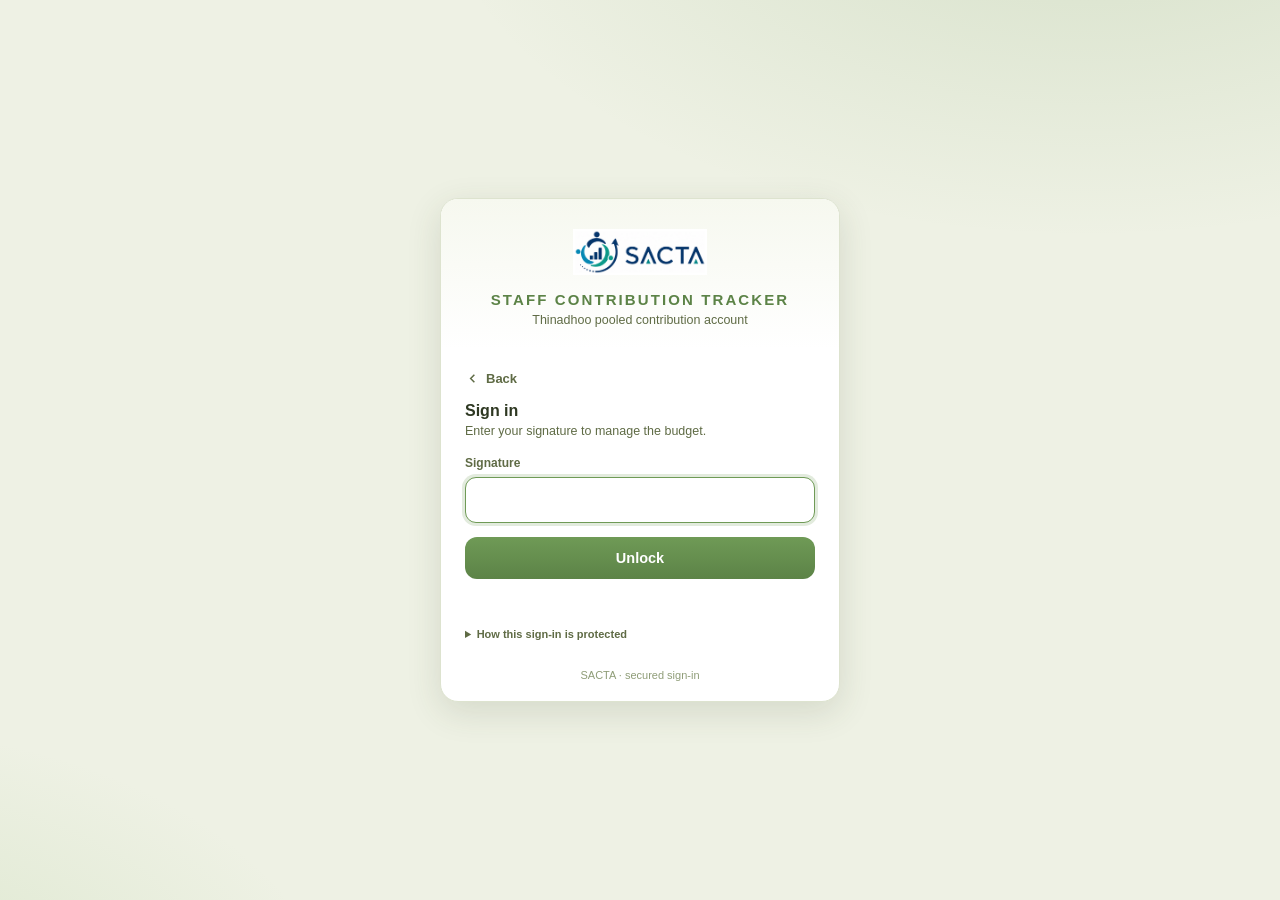
<file: sacta.html>
<!DOCTYPE html>
<html lang="en">
<head>
<meta charset="UTF-8">
<meta name="viewport" content="width=device-width, initial-scale=1.0, viewport-fit=cover">
<meta http-equiv="Content-Security-Policy" content="default-src 'self'; img-src 'self' data:; style-src 'self' 'unsafe-inline'; script-src 'self' 'unsafe-inline'; connect-src 'self' https://api.github.com https://raw.githubusercontent.com; font-src 'self' data:; object-src 'none'; base-uri 'none'; form-action 'none'; upgrade-insecure-requests">
<meta name="theme-color" content="#6f9a56">
<meta name="apple-mobile-web-app-capable" content="yes">
<meta name="apple-mobile-web-app-status-bar-style" content="default">
<link rel="manifest" href="manifest.json">
<title>SACTA — Staff Contribution Tracker</title>
<script>
/* Sign-in gate: the admin app requires an unlock token set by the login page.
   Someone opening sacta.html directly (no sign-in) is sent to the landing page.
   Token lives in sessionStorage only, so it clears when the browser tab closes. */
(function(){
  try{ if(window.top!==window.self){ window.top.location=window.self.location; } }catch(e){ document.documentElement.style.display="none"; }
  try{
    var host=location.hostname, dev=(host==="localhost"||host==="127.0.0.1"||location.protocol==="file:");
    var raw=sessionStorage.getItem("sacta_unlock");
    var ok=false;
    if(raw){ var u=JSON.parse(raw); ok = u && u.until && Date.now() < u.until; }
    if(!ok && !dev){ location.replace("index.html?next=signin"); }
  }catch(e){ /* if storage is unavailable, fall through rather than lock out */ }
})();
</script>
<link rel="icon" href="[data-uri]">
<link rel="stylesheet" href="styles.css">
<style>
  /* ===================================================================
     MATCHA THEME (default) + LIGHT GREY (toggle). Overrides styles.css,
     which still ships for component shapes. Loaded after it, so wins.
     =================================================================== */
  :root{
    --base:#eef1e4; --mantle:#f6f8ef; --crust:#ffffff;
    --s0:#dde3cf; --s1:#c9d3b4; --s2:#aab890;
    --ov0:#8f9d78; --ov1:#7e8c67; --ov2:#6c7a54;
    --text:#2e3822; --sub1:#45512f; --sub0:#5f6b45;
    --blue:#5d8a4f; --lav:#9ab07f; --sapph:#6f9a56; --sky:#9cc47e;
    --teal:#6faa83; --green:#5c923f; --yellow:#b8912f; --peach:#cf8a52;
    --maroon:#b5564e; --red:#c0453f; --mauve:#9a7fb0; --pink:#cf8fb0;
    --accent:var(--sapph);
    --shadow:0 6px 22px rgba(60,74,40,.12);
  }
  :root[data-theme="grey"]{
    --base:#f3f4f6; --mantle:#fafbfc; --crust:#ffffff;
    --s0:#e6e8ec; --s1:#d4d8df; --s2:#aeb4bf;
    --ov0:#8b92a0; --ov1:#79818f; --ov2:#657080;
    --text:#232834; --sub1:#39404e; --sub0:#58606f;
    --blue:#5f7d9a; --lav:#8fa0b5; --sapph:#5f8f6e; --sky:#86b39a;
    --teal:#5aa88a; --green:#3f8f5e; --yellow:#b0893a; --peach:#c47f52;
    --maroon:#b05a54; --red:#bd4a44; --mauve:#8f7fae; --pink:#c08fae;
    --accent:var(--sapph);
    --shadow:0 6px 20px rgba(40,48,60,.10);
  }
  html,body{background:var(--base)!important;color:var(--text)!important}
  body{background:
      radial-gradient(1100px 560px at 88% -12%, color-mix(in srgb,var(--sapph) 12%,transparent), transparent 60%),
      radial-gradient(900px 520px at -10% 112%, color-mix(in srgb,var(--teal) 10%,transparent), transparent 55%),
      var(--base)!important;}
  ::selection{background:color-mix(in srgb,var(--sapph) 30%,transparent)}
  /* recolor the few hardcoded (blue) spots from styles.css */
  nav.tabs button.active{background:var(--sapph)!important;color:#fff!important;box-shadow:0 2px 10px color-mix(in srgb,var(--sapph) 45%,transparent)!important}
  .card{background:var(--mantle)!important}   /* kill the hardcoded dark gradient (#15151f) from styles.css */
  .btn.primary,label.btn.primary{background:var(--sapph)!important;color:#fff!important;border-color:transparent!important}
  .btn.primary:hover{filter:brightness(1.05)}
  input:focus,select:focus,textarea:focus{border-color:var(--sapph)!important;box-shadow:0 0 0 3px color-mix(in srgb,var(--sapph) 20%,transparent)!important}
  .hint{background:color-mix(in srgb,var(--sapph) 9%,transparent)!important;border-color:color-mix(in srgb,var(--sapph) 26%,transparent)!important;color:var(--sub0)!important}
  .logo-plaque{background:linear-gradient(180deg,#ffffff,#f3f6ec)!important}
  .balance-chip .val{color:var(--green)!important}
  /* theme toggle in header */
  .theme-toggle{display:inline-flex;background:var(--mantle);border:1px solid var(--s0);border-radius:9px;padding:3px;gap:2px;box-shadow:var(--shadow)}
  .theme-toggle button{background:transparent;border:0;color:var(--sub0);font-family:var(--sans);font-size:12px;font-weight:600;padding:6px 11px;border-radius:7px;cursor:pointer;display:inline-flex;align-items:center;gap:6px;transition:.15s}
  .theme-toggle button.on{background:var(--sapph);color:#fff}
  .theme-toggle button:not(.on):hover{color:var(--text)}
  /* PWA / phone niceties */
  @media(max-width:640px){
    .app{padding:14px 12px 76px}
    header.top{gap:9px}
    nav.tabs{position:sticky;top:0;z-index:30;overflow-x:auto;-webkit-overflow-scrolling:touch}
    .modal{max-width:100%!important}
    .theme-toggle{order:4}
  }
  @media(display-mode:standalone){ .app{padding-top:max(14px,env(safe-area-inset-top))} }

  /* --- additions (kept inline so only sacta.html needs swapping) --- */
  .donut-wrap{display:flex;align-items:center;gap:18px;margin-top:12px;flex-wrap:wrap}
  .donut{width:150px;height:150px;flex:none}
  .donut-pct{fill:var(--text);font-size:20px;font-weight:800;font-family:var(--mono)}
  .donut-sub{fill:var(--sub0);font-size:9px;font-family:var(--mono)}
  .donut-legend{display:flex;flex-direction:column;gap:8px;font-size:13px;color:var(--sub1)}
  .dl-row{display:flex;align-items:center;gap:8px}
  .dl-row b{font-family:var(--mono);color:var(--text)}
  .dl-dot{width:12px;height:12px;border-radius:3px;display:inline-block}
  #ceArc{transition:stroke-dasharray .6s cubic-bezier(.2,.8,.2,1)}
  .avatar{width:26px;height:26px;border-radius:6px;object-fit:cover;background:var(--s0);border:1px solid var(--s1);vertical-align:middle}
  .avatar.ph{display:inline-flex;align-items:center;justify-content:center;color:var(--sub0);font-size:11px;font-weight:700}
  .photo-drop{display:flex;align-items:center;gap:12px}
  .photo-prev{width:56px;height:56px;border-radius:9px;object-fit:cover;background:var(--s0);border:1px solid var(--s1)}
  .forgive-badge{font-size:10.5px;font-weight:700;padding:2px 7px;border-radius:6px;background:rgba(148,226,213,.16);color:var(--teal)}
</style>
</head>
<body>
<div class="app">
  <header class="top">
    <div class="logo-plaque"><img src="[data-uri]" alt="SACTA"></div>
    <div class="brand-meta">
      <div class="full">Staff Contribution Tracker</div>
      <div class="acct" id="acctName">— pooled contribution account —</div>
    </div>
    <div class="spacer"></div>
    <div class="theme-toggle" id="themeToggle" title="Switch theme">
      <button data-theme-set="matcha" class="on">🍵 Matcha</button>
      <button data-theme-set="grey">◻ Grey</button>
    </div>
    <div class="sync-chip" id="syncChip" style="display:none" title="GitHub sync status">
      <span class="dot"></span><span class="t">Synced</span>
    </div>
    <div class="balance-chip">
      <div class="lbl">Account balance</div>
      <div class="val" id="topBalance">MVR 0.00</div>
    </div>
  </header>

  <nav class="tabs">
    <button data-tab="dashboard" class="active">
      <svg class="ico" viewBox="0 0 24 24" fill="none" stroke="currentColor" stroke-width="2.2"><rect x="3" y="3" width="7" height="9" rx="1.5"/><rect x="14" y="3" width="7" height="5" rx="1.5"/><rect x="14" y="12" width="7" height="9" rx="1.5"/><rect x="3" y="16" width="7" height="5" rx="1.5"/></svg>
      Dashboard
    </button>
    <button data-tab="statement">
      <svg class="ico" viewBox="0 0 24 24" fill="none" stroke="currentColor" stroke-width="2.2"><path d="M4 3h11l5 5v13H4z"/><path d="M14 3v6h6"/><path d="M8 13h8M8 17h5"/></svg>
      Statement
    </button>
    <button data-tab="settings">
      <svg class="ico" viewBox="0 0 24 24" fill="none" stroke="currentColor" stroke-width="2.2"><circle cx="12" cy="12" r="3.2"/><path d="M12 2v3M12 19v3M2 12h3M19 12h3M4.9 4.9l2.1 2.1M17 17l2.1 2.1M19.1 4.9L17 7M7 17l-2.1 2.1"/></svg>
      Settings
    </button>
  </nav>

  <!-- ================= DASHBOARD ================= -->
  <section class="page active" id="dashboard">
    <div class="grid cards-4">
      <div class="card">
        <h3>Account balance</h3>
        <div class="stat" id="dbBalance"><span class="cur">MVR</span>0.00</div>
        <div class="tiny" id="dbBalanceNote">no statement imported yet</div>
      </div>
      <div class="card">
        <h3>Outstanding (owed)</h3>
        <div class="stat neg" id="dbOutstanding"><span class="cur">MVR</span>0.00</div>
        <div class="tiny" id="dbOutstandingNote">across active staff</div>
      </div>
      <div class="card">
        <h3>Paid in excess / credit</h3>
        <div class="stat pos" id="dbExcess"><span class="cur">MVR</span>0.00</div>
        <div class="tiny">held ahead by staff</div>
      </div>
      <div class="card">
        <h3>Collected all-time</h3>
        <div class="stat small" id="dbCollected"><span class="cur">MVR</span>0.00</div>
        <div class="tiny" id="dbCollectedNote">tagged contributions</div>
      </div>
    </div>

    <div class="section-title">
      <h2>This month</h2><div class="rule"></div>
      <div class="month-nav">
        <button id="mPrev" title="Previous month">
          <svg width="16" height="16" viewBox="0 0 24 24" fill="none" stroke="currentColor" stroke-width="2.4"><path d="M15 18l-6-6 6-6"/></svg></button>
        <span class="m" id="mLabel">—</span>
        <button id="mNext" title="Next month">
          <svg width="16" height="16" viewBox="0 0 24 24" fill="none" stroke="currentColor" stroke-width="2.4"><path d="M9 18l6-6-6-6"/></svg></button>
      </div>
    </div>

    <div class="grid cards-2">
      <div class="card">
        <h3>Collected vs expected — <span id="mvLabel">this month</span></h3>
        <div class="donut-wrap">
          <svg class="donut" viewBox="0 0 120 120" id="ceDonut">
            <circle cx="60" cy="60" r="52" fill="none" stroke="var(--s0)" stroke-width="14"></circle>
            <circle cx="60" cy="60" r="52" fill="none" stroke="url(#ceGrad)" stroke-width="14" stroke-linecap="round"
                    id="ceArc" transform="rotate(-90 60 60)" stroke-dasharray="0 999"></circle>
            <defs><linearGradient id="ceGrad" x1="0" y1="0" x2="1" y2="1">
              <stop offset="0" stop-color="var(--teal)"/><stop offset="1" stop-color="var(--sky)"/></linearGradient></defs>
            <text x="60" y="55" text-anchor="middle" class="donut-pct" id="cePct">0%</text>
            <text x="60" y="73" text-anchor="middle" class="donut-sub" id="ceSub">0 / 0</text>
          </svg>
          <div class="donut-legend">
            <div class="dl-row"><span class="dl-dot" style="background:linear-gradient(90deg,var(--teal),var(--sky))"></span>Collected <b id="ceCol">0</b></div>
            <div class="dl-row"><span class="dl-dot" style="background:var(--s1)"></span>Expected <b id="ceExp">0</b></div>
            <div class="tiny" id="collectPct" style="margin-top:6px"></div>
          </div>
        </div>
      </div>
      <div class="card">
        <h3>Members paid — <span id="mpLabel">this month</span></h3>
        <div class="bars" id="membersPaidBars" style="margin-top:14px"></div>
        <div class="legend">
          <span><i class="swatch" style="background:linear-gradient(90deg,var(--teal),var(--sky))"></i>Paid this month</span>
          <span><i class="swatch" style="background:var(--yellow)"></i>Expected level</span>
        </div>
      </div>
    </div>

    <div class="grid cards-2" style="margin-top:16px">
      <div class="card">
        <h3>Debited from account — by month</h3>
        <div class="bars" id="debitBars" style="margin-top:14px"></div>
      </div>
      <div class="card">
        <h3>Standing per member — owed vs excess</h3>
        <div class="diverge" id="divergeBars" style="margin-top:14px"></div>
        <div class="legend">
          <span><i class="swatch" style="background:var(--red)"></i>Owes</span>
          <span><i class="swatch" style="background:var(--green)"></i>Paid ahead</span>
        </div>
      </div>
    </div>
  </section>

  <!-- ================= STATEMENT ================= -->
  <section class="page" id="statement">
    <div class="toolbar">
      <label class="btn primary" for="csvInput">
        <svg width="16" height="16" viewBox="0 0 24 24" fill="none" stroke="currentColor" stroke-width="2.2"><path d="M12 3v12M7 10l5 5 5-5M5 21h14"/></svg>
        Import statement CSV
      </label>
      <input type="file" id="csvInput" accept=".csv,text/csv">
      <button class="btn" id="addManualBtn">
        <svg width="16" height="16" viewBox="0 0 24 24" fill="none" stroke="currentColor" stroke-width="2.2"><path d="M12 5v14M5 12h14"/></svg>
        Record manual payment
      </button>
      <div class="spacer" style="flex:1"></div>
      <input id="searchTx" placeholder="Search name, description, BLAZ…" style="max-width:240px">
      <select id="filterType" style="max-width:130px">
        <option value="all">All types</option>
        <option value="credit">Credits</option>
        <option value="debit">Debits</option>
      </select>
      <select id="filterTag" style="max-width:160px"></select>
    </div>

    <div class="tbl-wrap">
      <table id="txTable">
        <thead>
          <tr>
            <th style="width:96px">Date</th>
            <th style="width:64px">Type</th>
            <th>Counterparty</th>
            <th class="num" style="width:110px">Amount</th>
            <th style="width:210px">Tags</th>
            <th>Description</th>
            <th style="width:44px"></th>
          </tr>
        </thead>
        <tbody id="txBody"></tbody>
      </table>
      <div class="empty" id="txEmpty">
        <div class="big">No transactions yet</div>
        Import your account statement CSV to get started. Duplicate rows are skipped automatically on re-import.
      </div>
    </div>
  </section>

  <!-- ================= SETTINGS ================= -->
  <section class="page" id="settings">
    <div class="section-title"><h2>Staff</h2><div class="rule"></div>
      <button class="btn sm primary" id="addStaffBtn">Add staff</button>
    </div>
    <div class="tbl-wrap">
      <table>
        <thead><tr><th>Name</th><th>User ID</th><th>Rank</th><th class="num">Expected / mo</th><th>Status</th><th>Bank names (match)</th><th style="width:120px"></th></tr></thead>
        <tbody id="staffBody"></tbody>
      </table>
    </div>

    <div class="section-title"><h2>Ranks &amp; monthly contribution</h2><div class="rule"></div>
      <button class="btn sm primary" id="addRankBtn">Add rank</button>
    </div>
    <div class="tbl-wrap">
      <table>
        <thead><tr><th>Rank</th><th class="num" style="width:190px">Expected (MVR / month)</th><th style="width:130px"></th></tr></thead>
        <tbody id="rankBody"></tbody>
      </table>
    </div>

    <div class="grid cards-2" style="margin-top:26px">
      <div class="card">
        <h3>Credit tags</h3>
        <div class="chips" id="creditTagList" style="margin:10px 0"></div>
        <div class="row"><input id="newCreditTag" placeholder="New credit tag…"><button class="btn sm" id="addCreditTag" style="flex:0">Add</button></div>
        <div class="tiny" style="margin-top:8px">The <b style="color:var(--yellow)">Contribution</b> tag is built in — applying it confirms a staff paid, and lets you allocate the amount to a member and month.</div>
      </div>
      <div class="card">
        <h3>Debit tags</h3>
        <div class="chips" id="debitTagList" style="margin:10px 0"></div>
        <div class="row"><input id="newDebitTag" placeholder="New debit tag…"><button class="btn sm" id="addDebitTag" style="flex:0">Add</button></div>
      </div>
    </div>

    <div class="section-title"><h2>General</h2><div class="rule"></div></div>
    <div class="card">
      <div class="row">
        <label class="fld">Account label
          <input id="setAcctName" placeholder="e.g. Thinadhoo staff fund">
        </label>
        <label class="fld">Currency
          <input id="setCurrency" value="MVR" maxlength="6">
        </label>
        <label class="fld">Tracking start month
          <input id="setStartMonth" type="month">
        </label>
      </div>
    </div>

    <div class="section-title"><h2>GitHub sync</h2><div class="rule"></div>
      <span id="ghStatus" class="tiny">Sync off</span></div>
    <div class="card">
      <div class="hint" style="margin-top:0">
        Continuously backs up to a file in your GitHub repo, and pulls the latest whenever you open SACTA on another device.
        Use a <b>private</b> repo — this data includes names, IDs and amounts. Your token is stored only in this browser; it is never
        written into the hosted page or into your exported backups.
      </div>
      <label class="fld">Fine-grained token
        <input id="ghToken" type="password" placeholder="github_pat_…" autocomplete="off" spellcheck="false"></label>
      <div class="row" style="margin-top:10px">
        <label class="fld">Owner (your username)<input id="ghOwner" placeholder="shaiman" autocomplete="off"></label>
        <label class="fld">Repository<input id="ghRepo" placeholder="sacta-data" autocomplete="off"></label>
      </div>
      <div class="row" style="margin-top:10px">
        <label class="fld">File path<input id="ghPath" value="sacta-data.json" autocomplete="off"></label>
        <label class="fld">Branch<input id="ghBranch" value="main" autocomplete="off"></label>
      </div>
      <div class="toolbar" style="margin:14px 0 0">
        <button class="btn primary" id="ghConnectBtn">Connect &amp; sync</button>
        <button class="btn" id="ghTestBtn">Test connection</button>
        <div id="ghConnected" style="display:none;gap:9px">
          <button class="btn" id="ghSyncNow">Push now</button>
          <button class="btn" id="ghPullNow">Pull now</button>
          <button class="btn danger" id="ghDisconnect">Disconnect</button>
        </div>
      </div>
      <details style="margin-top:14px"><summary class="tiny" style="cursor:pointer">How to set it up (about 2 minutes)</summary>
        <div class="tiny" style="margin-top:9px;line-height:1.85">
          1. Create a <b>private</b> repo on GitHub, e.g. <code>sacta-data</code> — it can be empty.<br>
          2. GitHub <b>Settings → Developer settings → Fine-grained tokens → Generate new token</b>.<br>
          3. <b>Repository access → Only select repositories</b> → pick your <code>sacta-data</code> repo.<br>
          4. <b>Permissions → Repository permissions → Contents → Read and write</b>. Generate and copy the <code>github_pat_…</code> token.<br>
          5. Paste the token, your username and the repo name above, then <b>Connect &amp; sync</b>. Set an expiry you're comfortable with and re-paste a fresh token when it lapses.
        </div>
      </details>
    </div>

    <div class="section-title"><h2>Report</h2><div class="rule"></div></div>
    <div class="card">
      <div class="hint" style="margin-top:0">
        Generates a printable report for a chosen month: dashboard stats, a <b>wall of shame</b> of staff who haven't paid
        that month (with their photos), and the last 2 months of transactions with descriptions. Opens in a new tab — use your browser's Print → Save as PDF.
      </div>
      <div class="toolbar" style="margin-bottom:0">
        <label class="fld" style="max-width:190px">Report month<input id="reportMonth" type="month"></label>
        <div style="align-self:flex-end"><button class="btn primary" id="reportBtn">
          <svg width="15" height="15" viewBox="0 0 24 24" fill="none" stroke="currentColor" stroke-width="2.2"><path d="M6 2h9l5 5v15H6z"/><path d="M14 2v6h6M9 13h6M9 17h4"/></svg>
          Generate report
        </button></div>
      </div>
    </div>

    <div class="section-title"><h2>Data</h2><div class="rule"></div></div>
    <div class="card">
      <div class="hint" style="margin-top:0">
        Your data lives in this browser (localStorage). It is <b>not</b> saved into the hosted file.
        Use <b>Export</b> to back it up or move to another computer, then <b>Import</b> there.
      </div>
      <div class="toolbar" style="margin-bottom:0">
        <button class="btn primary" id="exportBtn">
          <svg width="15" height="15" viewBox="0 0 24 24" fill="none" stroke="currentColor" stroke-width="2.2"><path d="M12 3v12M7 8l5-5 5 5M5 21h14"/></svg>
          Export backup (.json)
        </button>
        <label class="btn" for="importJson">
          <svg width="15" height="15" viewBox="0 0 24 24" fill="none" stroke="currentColor" stroke-width="2.2"><path d="M12 15V3M7 10l5 5 5-5M5 21h14"/></svg>
          Import backup
        </label>
        <input type="file" id="importJson" accept=".json,application/json">
        <div class="spacer" style="flex:1"></div>
        <button class="btn danger" id="resetBtn">Reset everything</button>
      </div>
    </div>
  </section>
</div>

<!-- ============ MODALS ============ -->
<div class="overlay" id="overlay">
  <div class="modal" id="modalBox">
    <div class="modal-head"><h3 id="modalTitle">Title</h3>
      <button class="icon" id="modalClose"><svg width="20" height="20" viewBox="0 0 24 24" fill="none" stroke="currentColor" stroke-width="2.2"><path d="M6 6l12 12M18 6L6 18"/></svg></button>
    </div>
    <div class="modal-body" id="modalBody"></div>
    <div class="modal-foot" id="modalFoot"></div>
  </div>
</div>

<div class="toast" id="toast"></div>

<script>
"use strict";
/* ========================================================================
   SACTA — Staff Contribution Tracker.  Single-file. Data in localStorage.
   ===================================================================== */
const LS_KEY="sacta_state_v1";
const uid=()=>Math.random().toString(36).slice(2,10)+Date.now().toString(36).slice(-4);
const $=s=>document.querySelector(s), $$=s=>[...document.querySelectorAll(s)];
const esc=s=>String(s==null?"":s).replace(/[&<>"']/g,c=>({'&':'&amp;','<':'&lt;','>':'&gt;','"':'&quot;',"'":'&#39;'}[c]));

const TAG_COLORS=["#94e2d5","#89b4fa","#cba6f7","#f9e2af","#fab387","#f5c2e7","#a6e3a1","#eba0ac","#89dceb","#b4befe"];

/* ---------- default seed ---------- */
function seed(){
  const ranks=[
    {id:uid(),name:"Regional Manager, sales",expected:800},
    {id:uid(),name:"Lead Financial Advisor",expected:400},
    {id:uid(),name:"Senior Financial Advisor",expected:300},
    {id:uid(),name:"Financial Advisor",expected:200},
  ];
  const rk=n=>ranks.find(r=>r.name===n).id;
  const members=[
    ["Shaiman","U3155","Financial Advisor","AHMED SHAIMAN SHAMOON"],
    ["Huzna","U1484","Lead Financial Advisor","HUZNA AHMED"],
    ["Miruaath","U2298","Senior Financial Advisor","AISHATH MIRUAATH AHMED"],
    ["Zunair","U1720","Senior Financial Advisor","AHMED ZUNAIR"],
    ["Anis","U2493","Financial Advisor","AHMED ANIS ABDULLA"],
    ["Saushan","U2814","Financial Advisor","SAUSHAN SOLIH"],
    ["Suaidh","U3753","Financial Advisor","SUAIDH MOHAMED RASHEEDH"],
    ["Ismail","U1040","Regional Manager, sales","ISMAIL ALI"],
  ].map(m=>({id:uid(),name:m[0],userId:m[1],rankId:rk(m[2]),bankNames:[m[3]],
             retired:false,joinMonth:"2026-01",retireMonth:null}));
  return {
    version:1,
    settings:{acctName:"",currency:"MVR",startMonth:"2026-01"},
    ranks, members,
    creditTags:[{id:"contribution",name:"Contribution",color:"#f9e2af",system:true}],
    debitTags:[],
    transactions:[]
  };
}

/* ---------- state / persistence ---------- */
let state=load();
function load(){
  try{const raw=localStorage.getItem(LS_KEY);if(raw)return migrate(JSON.parse(raw));}catch(e){}
  return seed();
}
function migrate(s){ // guard against missing fields
  s.settings=s.settings||{acctName:"",currency:"MVR",startMonth:"2026-01"};
  s.settings.currency=s.settings.currency||"MVR";
  s.creditTags=s.creditTags||[]; s.debitTags=s.debitTags||[];
  if(!s.creditTags.some(t=>t.id==="contribution"))
    s.creditTags.unshift({id:"contribution",name:"Contribution",color:"#f9e2af",system:true});
  s.members=(s.members||[]).map(m=>({retired:false,joinMonth:s.settings.startMonth||"2026-01",retireMonth:null,bankNames:[],forgiven:0,photo:null,...m}));
  s.transactions=(s.transactions||[]).map(t=>({tags:[],contributions:[],description:"",...t}));
  // one-time fix: existing contributions deposited after the 28th were labelled with the deposit
  // month; roll them to the next month per the "after the 28th → next month" rule. Idempotent + flagged.
  s.meta=s.meta||{};
  if(!s.meta.mig28){
    s.transactions.forEach(t=>{
      const day=+(String(t.date).slice(8,10)||0), ym=String(t.date).slice(0,7);
      if(day>28)(t.contributions||[]).forEach(a=>{ if(a.month===ym){a.month=monthAdd(ym,1); s.__mig28ran=true;} });
    });
    s.meta.mig28=true;
  }
  // include the 28th itself: roll any contribution still on its deposit month where the day is >=28
  if(!s.meta.mig28eq){
    s.transactions.forEach(t=>{
      const day=+(String(t.date).slice(8,10)||0), ym=String(t.date).slice(0,7);
      if(day>=28)(t.contributions||[]).forEach(a=>{ if(a.month===ym){a.month=monthAdd(ym,1); s.__mig28ran=true;} });
    });
    s.meta.mig28eq=true;
  }
  return s;
}
let saveT, dirty=false;
function persistLocal(){try{localStorage.setItem(LS_KEY,JSON.stringify(state));}catch(e){toast("Could not save — storage full?","err");}}
function save(){
  state.meta=state.meta||{}; state.meta.savedAt=Date.now();
  clearTimeout(saveT); saveT=setTimeout(persistLocal,120);
  scheduleGhPush();
}

/* ================= GITHUB SYNC ================= */
const GH_KEY="sacta_gh_v1";
let gh=(()=>{try{return JSON.parse(localStorage.getItem(GH_KEY))||{};}catch(e){return{};}})();
function saveGH(){try{localStorage.setItem(GH_KEY,JSON.stringify(gh));}catch(e){}}
const ghReady=()=>!!(gh.enabled&&gh.token&&gh.owner&&gh.repo);
function ghUrl(withRef){
  const path=(gh.path||"sacta-data.json").split("/").map(encodeURIComponent).join("/");
  const base=`https://api.github.com/repos/${encodeURIComponent(gh.owner)}/${encodeURIComponent(gh.repo)}/contents/${path}`;
  return withRef?base+`?ref=${encodeURIComponent(gh.branch||"main")}`:base;
}
const ghHeaders=()=>({"Authorization":"Bearer "+gh.token,"Accept":"application/vnd.github+json","X-GitHub-Api-Version":"2022-11-28"});
const b64ToUtf8=b=>decodeURIComponent(escape(atob((b||"").replace(/\n/g,""))));
const utf8ToB64=s=>btoa(unescape(encodeURIComponent(s)));

let ghBusy=false, ghPushT=null, syncKind="off";
function setSync(kind,text){
  syncKind=kind;
  const map={off:["var(--ov1)","Sync off"],ok:["var(--green)","Synced"],syncing:["var(--sapph)","Syncing…"],
    pending:["var(--yellow)","Pending…"],error:["var(--red)","Sync error"],offline:["var(--peach)","Offline"]};
  const [col,def]=map[kind]||map.off, label=text||def;
  const chip=$("#syncChip");
  if(chip){chip.style.display=ghReady()?"flex":"none";const d=chip.querySelector(".dot"),t=chip.querySelector(".t");if(d)d.style.background=col;if(t)t.textContent=label;}
  const s=$("#ghStatus"); if(s){s.textContent=label;s.style.color=col;}
}
function timeAgo(ts){if(!ts)return"";const s=Math.floor((Date.now()-ts)/1000);if(s<60)return"just now";const m=Math.floor(s/60);if(m<60)return m+"m ago";const h=Math.floor(m/60);if(h<24)return h+"h ago";return Math.floor(h/24)+"d ago";}
/* ---- typed errors so we can tell the user what actually failed ---- */
function ghNetErr(){const e=new Error("network");e.kind="network";return e;}
function ghHttpErr(s){const e=new Error("http "+s);e.kind="http";e.status=s;return e;}
function ghExplain(e){
  if(!e)return "Sync failed.";
  if(e.kind==="network")return "Can't reach GitHub. Either there's no network, or the browser blocked the request — if you opened the file directly (file://) it won't work; use your https Neocities URL.";
  switch(e.status){
    case 401:return "Token rejected (401). It's wrong, expired, or wasn't pasted in full.";
    case 403:return "Access denied (403). The token is missing Contents: Read and write, needs org approval, or you hit a rate limit.";
    case 404:return "Not found (404). Check owner, repository and branch spelling — and that the token's Repository access includes THIS repo.";
    case 409:return "Conflict (409) — another device changed the file. Try again.";
    case 422:return "GitHub couldn't write (422). Usually the branch is wrong (main vs master) or the repo has no commits yet. Add a README to the repo, or use Test connection to auto-fix the branch.";
    default:return e.status?("GitHub error "+e.status+"."):"Sync failed.";
  }
}
function syncFail(e,announce){
  const msg=ghExplain(e);
  setSync(e&&e.kind==="network"?"offline":"error", e&&e.kind==="network"?"Offline":(e&&e.status?("Error "+e.status):"Sync error"));
  const s=$("#ghStatus"); if(s){s.textContent=msg;s.style.color="var(--red)";s.title=msg;}
  if(announce)toast(msg,"err");
}
async function ghGet(){
  let r; try{ r=await fetch(ghUrl(true),{headers:ghHeaders(),cache:"no-store"}); }catch(e){ throw ghNetErr(); }
  if(r.status===404)return{exists:false};
  if(!r.ok)throw ghHttpErr(r.status);
  const j=await r.json();
  return{exists:true,sha:j.sha,remote:JSON.parse(b64ToUtf8(j.content))};
}
async function ghPut(depth){
  depth=depth||0;
  const body=JSON.stringify(state,null,2);
  const payload={message:"SACTA sync "+new Date().toISOString(),content:utf8ToB64(body),branch:gh.branch||"main"};
  if(gh.sha)payload.sha=gh.sha;
  let r; try{ r=await fetch(ghUrl(false),{method:"PUT",headers:ghHeaders(),body:JSON.stringify(payload)}); }catch(e){ throw ghNetErr(); }
  if((r.status===409||r.status===422)&&depth<2){ // conflict / stale sha — refetch and retry once or twice
    const g=await ghGet();
    if(g.exists){
      gh.sha=g.sha; saveGH();
      const rSaved=(g.remote&&g.remote.meta&&g.remote.meta.savedAt)||0, lSaved=(state.meta&&state.meta.savedAt)||0;
      if(rSaved>lSaved){adoptRemote(g.remote);return{adopted:true};}
    }else{ gh.sha=undefined; } // file vanished — recreate
    return ghPut(depth+1);
  }
  if(!r.ok)throw ghHttpErr(r.status);
  const j=await r.json(); gh.sha=j.content.sha; gh.lastSync=Date.now(); saveGH();
  return{ok:true};
}
function adoptRemote(remote){
  // Safety net: if the incoming copy predates the photo/forgiven fields, don't let it wipe
  // values we already have locally. Only rescues when the remote member LACKS the key entirely
  // (an intentional clear on another device sets the key, so that is still respected).
  try{
    const byId={}; (state&&state.members||[]).forEach(m=>{byId[m.id]=m;});
    (remote.members||[]).forEach(rm=>{
      const lm=byId[rm.id]; if(!lm)return;
      if(!("photo" in rm) && lm.photo) rm.photo=lm.photo;
      if(!("forgiven" in rm) && (+lm.forgiven)) rm.forgiven=lm.forgiven;
    });
  }catch(e){}
  state=migrate(remote); persistLocal();
}
function scheduleGhPush(){
  if(!ghReady())return;
  dirty=true; setSync("pending");
  clearTimeout(ghPushT); ghPushT=setTimeout(()=>runGhPush(false),2500);
}
async function runGhPush(announce){
  if(!ghReady()||ghBusy)return;
  ghBusy=true; setSync("syncing");
  try{
    const res=await ghPut(); dirty=false;
    if(res.adopted){renderAll();setSync("ok","Loaded newer");toast("A newer copy from GitHub was loaded.","ok");}
    else{setSync("ok","Synced "+timeAgo(gh.lastSync));const s=$("#ghStatus");if(s){s.textContent="Synced "+timeAgo(gh.lastSync);s.style.color="var(--green)";}}
  }catch(e){ syncFail(e,announce); }   // keep dirty; a background retry happens on the next change
  finally{ghBusy=false;}
}
async function ghInitialSync(){
  if(!ghReady())return;
  state.meta=state.meta||{}; if(!state.meta.savedAt)state.meta.savedAt=Date.now();
  setSync("syncing","Connecting…");
  try{
    const g=await ghGet();
    if(!g.exists){await ghPut();setSync("ok","Created on GitHub");toast("Created your backup file on GitHub.","ok");renderGH();return;}
    gh.sha=g.sha; saveGH();
    const rSaved=(g.remote&&g.remote.meta&&g.remote.meta.savedAt)||0, lSaved=(state.meta&&state.meta.savedAt)||0;
    const localEmpty=!state.transactions.length;
    if(rSaved>lSaved||(localEmpty&&rSaved>0)){
      adoptRemote(g.remote);renderAll();setSync("ok","Loaded from GitHub");toast("Loaded your data from GitHub.","ok");
    }else if(lSaved>rSaved){
      await ghPut();setSync("ok","Pushed to GitHub");
    }else setSync("ok","Up to date");
    const s=$("#ghStatus");if(s&&gh.lastSync){s.textContent="Synced "+timeAgo(gh.lastSync);s.style.color="var(--green)";}
  }catch(e){ syncFail(e,true); }
}
// best-effort flush when leaving the tab (closest thing to "end of session")
document.addEventListener("visibilitychange",()=>{
  if(document.visibilityState==="hidden"&&dirty&&ghReady()){clearTimeout(ghPushT);runGhPush();}
});

function renderGH(){
  $("#ghToken").value=gh.token||"";
  $("#ghOwner").value=gh.owner||"";
  $("#ghRepo").value=gh.repo||"";
  $("#ghPath").value=gh.path||"sacta-data.json";
  $("#ghBranch").value=gh.branch||"main";
  $("#ghConnected").style.display=ghReady()?"flex":"none";
  $("#ghConnectBtn").textContent=ghReady()?"Save & re-sync":"Connect & sync";
  if(syncKind!=="error"&&syncKind!=="offline"&&syncKind!=="syncing")   // don't overwrite a live error/attempt
    setSync(ghReady()?(gh.lastSync?"ok":"pending"):"off",
            ghReady()?(gh.lastSync?"Synced "+timeAgo(gh.lastSync):"Not synced yet"):"Sync off");
}
$("#ghConnectBtn").onclick=async()=>{
  const token=$("#ghToken").value.trim(), owner=$("#ghOwner").value.trim(),
        repo=$("#ghRepo").value.trim(), path=$("#ghPath").value.trim()||"sacta-data.json",
        branch=$("#ghBranch").value.trim()||"main";
  if(!token||!owner||!repo){toast("Token, owner and repository are all required.","err");return;}
  gh={token,owner,repo,path,branch,enabled:true,sha:undefined,lastSync:gh.lastSync};
  saveGH(); renderGH(); await ghInitialSync(); renderGH();
};
$("#ghSyncNow").onclick=async()=>{dirty=true;await runGhPush(true);renderGH();};
$("#ghPullNow").onclick=async()=>{
  if(!ghReady())return;
  setSync("syncing","Pulling…");
  try{const g=await ghGet();
    if(!g.exists){setSync("ok","Nothing on GitHub yet");toast("No file on GitHub yet — push first.","err");return;}
    if(!confirm("Replace what's in this browser with the copy from GitHub?")){renderGH();return;}
    gh.sha=g.sha;saveGH();adoptRemote(g.remote);renderAll();renderGH();setSync("ok","Pulled from GitHub");toast("Pulled latest from GitHub.","ok");
  }catch(e){ syncFail(e,true); }
};
$("#ghTestBtn").onclick=async()=>{
  const token=$("#ghToken").value.trim(), owner=$("#ghOwner").value.trim(),
        repo=$("#ghRepo").value.trim(), branchField=$("#ghBranch").value.trim()||"main";
  if(!token||!owner||!repo){toast("Fill in token, owner and repository first.","err");return;}
  setSync("syncing","Testing…");
  const s=$("#ghStatus");
  let r;
  try{ r=await fetch(`https://api.github.com/repos/${encodeURIComponent(owner)}/${encodeURIComponent(repo)}`,
    {headers:{"Authorization":"Bearer "+token,"Accept":"application/vnd.github+json","X-GitHub-Api-Version":"2022-11-28"},cache:"no-store"}); }
  catch(e){ syncFail(ghNetErr(),true); return; }
  if(r.ok){
    const j=await r.json(), perms=j.permissions||{}, canWrite=!!(perms.push||perms.admin||perms.maintain), db=j.default_branch||"main";
    setSync("ok","Repo reachable");
    let msg=`Reached ${owner}/${repo} ✓ · default branch “${db}” · write access ${canWrite?"yes":"NO"}.`;
    if(!canWrite) msg+=" The token can read but not write — set Contents to Read and write.";
    if(s){s.textContent=msg;s.style.color=canWrite?"var(--green)":"var(--peach)";}
    if(branchField!==db && confirm(`This repo's default branch is “${db}”, but you have “${branchField}”. Switch to “${db}”?`)){
      $("#ghBranch").value=db; toast(`Branch set to ${db}.`,"ok");
    } else if(canWrite){ toast("Connection OK — repo is reachable.","ok"); }
  }else{
    syncFail(ghHttpErr(r.status),true);
    if(r.status===404&&s) s.textContent="Repo not found (404). Either owner/repo is misspelled, or the token's Repository access doesn't include this repo. Fix: edit the token → Repository access → Only select repositories → add this repo.";
  }
};
$("#ghDisconnect").onclick=()=>{
  if(!confirm("Stop syncing? Your data stays in this browser and on GitHub; only this device disconnects."))return;
  gh={}; saveGH(); setSync("off"); renderGH();
  toast("Disconnected from GitHub.");
};

const cur=()=>state.settings.currency||"MVR";
const fmt=n=>{n=+n||0;return n.toLocaleString("en-US",{minimumFractionDigits:2,maximumFractionDigits:2});};
const fmt0=n=>Math.round(+n||0).toLocaleString("en-US");
function toast(msg,kind){const t=$("#toast");t.textContent=msg;t.className="toast show "+(kind||"");setTimeout(()=>t.className="toast",2400);}

/* ---------- helpers on model ---------- */
const rankOf=m=>state.ranks.find(r=>r.id===m.rankId);
const expectedOf=m=>{const r=rankOf(m);return r?+r.expected:0;};
const memberById=id=>state.members.find(m=>m.id===id);
function ymOfDate(d){return d?d.slice(0,7):"";} // 'YYYY-MM-DD' -> 'YYYY-MM'
function monthAdd(ym,delta){let[y,m]=ym.split("-").map(Number);m-=1;m+=delta;y+=Math.floor(m/12);m=((m%12)+12)%12;return y+"-"+String(m+1).padStart(2,"0");}
function monthLabel(ym){if(!ym)return"—";const[y,m]=ym.split("-").map(Number);return new Date(y,m-1,1).toLocaleString("en-US",{month:"long",year:"numeric"});}
function monthsBetween(a,b){ // inclusive count a..b, 0 if b<a
  if(!a||!b)return 0;const[ay,am]=a.split("-").map(Number),[by,bm]=b.split("-").map(Number);
  const n=(by-ay)*12+(bm-am)+1;return Math.max(0,n);
}
// contribution month: a payment on/before the 28th counts for that month; after the 28th rolls to next month
function contribMonth(d){ if(!d)return""; const day=+(String(d).slice(8,10)||0); const ym=String(d).slice(0,7); return day>=28?monthAdd(ym,1):ym; }
function currentMonth(){ // latest data month, else real month
  let latest=state.settings.startMonth||"2026-01";
  state.transactions.forEach(t=>{const ym=ymOfDate(t.date);if(ym>latest)latest=ym;});
  const now=new Date(),real=now.getFullYear()+"-"+String(now.getMonth()+1).padStart(2,"0");
  return latest>real?latest:real;
}

// contributions allocated to a member (optionally within a month)
function paidByMember(mId,month){
  let s=0;
  state.transactions.forEach(t=>(t.contributions||[]).forEach(a=>{
    if(a.memberId===mId&&(!month||a.month===month))s+=+a.amount||0;
  }));
  return s;
}
function activeInMonth(m,ym){
  const start=m.joinMonth||state.settings.startMonth;
  if(ym<start)return false;
  if(m.retired&&m.retireMonth&&ym>m.retireMonth)return false;
  return true;
}
function expectedToDate(m){
  const start=(m.joinMonth||state.settings.startMonth);
  const gStart=state.settings.startMonth;
  const from=start>gStart?start:gStart;
  let to=currentMonth();
  if(m.retired&&m.retireMonth&&m.retireMonth<to)to=m.retireMonth;
  return expectedOf(m)*monthsBetween(from,to);
}
// standing: paid - expectedToDate  (+excess / -owed).  Forgiveness cancels owed, capped at 0.
const forgivenOf=m=>+m.forgiven||0;
function standingRaw(m){return paidByMember(m.id)-expectedToDate(m);}
function standing(m){const raw=standingRaw(m);return raw<0?Math.min(0,raw+forgivenOf(m)):raw;}

function currentBalance(){
  // authoritative = balanceAfter of latest imported (bank) txn by (date,ts)
  const imp=state.transactions.filter(t=>t.source==="import"&&t.balanceAfter!=null);
  if(imp.length){
    imp.sort((a,b)=>(a.date+(a.ts||"")).localeCompare(b.date+(b.ts||"")));
    return +imp[imp.length-1].balanceAfter;
  }
  // fallback: sum credits - debits
  let s=0;state.transactions.forEach(t=>s+=t.type==="credit"?(+t.amount):-(+t.amount));
  return s;
}

/* ---------- CSV parsing ---------- */
function parseCSV(text){
  // RFC-4180, returns array of rows(arrays). handles "" escapes & newlines in quotes.
  const rows=[];let row=[],field="",i=0,q=false;
  text=text.replace(/\r\n/g,"\n").replace(/\r/g,"\n");
  while(i<text.length){
    const c=text[i];
    if(q){
      if(c==='"'){ if(text[i+1]==='"'){field+='"';i+=2;continue;} q=false;i++;continue;}
      field+=c;i++;continue;
    }
    if(c==='"'){q=true;i++;continue;}
    if(c===','){row.push(field);field="";i++;continue;}
    if(c==='\n'){row.push(field);rows.push(row);row=[];field="";i++;continue;}
    field+=c;i++;
  }
  if(field!==""||row.length){row.push(field);rows.push(row);}
  return rows.filter(r=>r.length>1||(r.length===1&&r[0].trim()!==""));
}
// strip Excel formula wrapper  ="value"
const unwrap=v=>{v=(v==null?"":String(v)).trim();const m=v.match(/^="(.*)"$/s);return m?m[1]:v;};
// parse a bank amount: strip thousands commas, spaces, currency so "1,012.66" -> 1012.66 (not 1)
const num=v=>{const s=unwrap(v).replace(/[,\s]/g,"").replace(/[^0-9.\-]/g,"");return parseFloat(s);};

function rowToTx(r){
  // A0 date, B1 valueDate, C2 type, D3 blaz, E4 ft, F5 ts, G6 name, H7 channel, I8 debit, J9 credit, K10 balance
  const typeRaw=(r[2]||"").toLowerCase();
  const isCredit=typeRaw.includes("credit");
  const debit=num(r[8])||0, credit=num(r[9])||0;
  const amount=isCredit?credit:debit;
  const date=(unwrap(r[0])||"").replace(/\//g,"-"); // YYYY/MM/DD -> YYYY-MM-DD
  return {
    id:uid(), source:"import",
    blaz:unwrap(r[3]), ft:unwrap(r[4]),
    date, valueDate:(unwrap(r[1])||"").replace(/\//g,"-"),
    ts:unwrap(r[5]),
    type:isCredit?"credit":"debit",
    counterparty:unwrap(r[6]), channel:unwrap(r[7]),
    amount, balanceAfter:num(r[10]),
    tags:[], contributions:[], description:""
  };
}
function detectMember(name){
  name=(name||"").trim().toUpperCase();
  for(const m of state.members)
    if((m.bankNames||[]).some(bn=>bn.trim().toUpperCase()===name))return m;
  return null;
}

/* ================= TABS ================= */
$$("nav.tabs button").forEach(b=>b.onclick=()=>{
  $$("nav.tabs button").forEach(x=>x.classList.toggle("active",x===b));
  $$("section.page").forEach(p=>p.classList.toggle("active",p.id===b.dataset.tab));
  if(b.dataset.tab==="dashboard")renderDashboard();
});

/* ================= DASHBOARD ================= */
let dashMonth=null;
function renderDashboard(){
  if(!dashMonth)dashMonth=currentMonth();
  const c=cur();
  // top cards
  const bal=currentBalance();                 // real account balance (top-right chip)
  const MIN_BAL=200;                          // minimum balance always kept in the account
  const avail=bal-MIN_BAL;                    // usable balance shown on the dashboard card
  $("#topBalance").textContent=c+" "+fmt(bal);
  setStat("#dbBalance",c,avail);
  const hasImport=state.transactions.some(t=>t.source==="import");
  $("#dbBalanceNote").textContent=hasImport?(`${c} ${fmt(bal)} less ${c} ${fmt0(MIN_BAL)} min. balance`):"no statement imported yet";

  let owed=0,excess=0,collected=0;
  state.members.filter(m=>!m.retired).forEach(m=>{const s=standing(m);if(s<0)owed+=-s;else excess+=s;});
  state.transactions.forEach(t=>(t.contributions||[]).forEach(a=>collected+=+a.amount||0));
  setStat("#dbOutstanding",c,owed); setStat("#dbExcess",c,excess); setStat("#dbCollected",c,collected);
  $("#dbCollectedNote").textContent=`${state.transactions.reduce((n,t)=>n+((t.contributions&&t.contributions.length)?1:0),0)} tagged transactions`;

  // month nav
  $("#mLabel").textContent=monthLabel(dashMonth);
  $("#mvLabel").textContent=$("#mpLabel").textContent=monthLabel(dashMonth);

  // collected vs expected (this month)
  let expMonth=0,colMonth=0;
  state.members.forEach(m=>{if(!m.retired&&activeInMonth(m,dashMonth))expMonth+=expectedOf(m);});
  state.transactions.forEach(t=>(t.contributions||[]).forEach(a=>{if(a.month===dashMonth)colMonth+=+a.amount||0;}));
  const pct=expMonth?Math.round(colMonth/expMonth*100):0;
  const R=52, C=2*Math.PI*R, frac=expMonth?Math.min(1,colMonth/expMonth):(colMonth>0?1:0);
  const arc=$("#ceArc"); if(arc){arc.setAttribute("stroke-dasharray",`${(frac*C).toFixed(1)} ${C.toFixed(1)}`);}
  $("#cePct").textContent=pct+"%";
  $("#ceSub").textContent=fmt0(colMonth)+" / "+fmt0(expMonth);
  $("#ceCol").textContent=c+" "+fmt0(colMonth);
  $("#ceExp").textContent=c+" "+fmt0(expMonth);
  $("#collectPct").innerHTML=(colMonth>expMonth?`<span class="pos">+${fmt0(colMonth-expMonth)} over the expected</span>`
    :colMonth<expMonth?`<span class="neg">${fmt0(expMonth-colMonth)} still short</span>`:`<span class="pos">fully collected</span>`);

  // members paid this month (active, non-retired)
  const active=state.members.filter(m=>!m.retired&&activeInMonth(m,dashMonth));
  const maxPaid=Math.max(1,...active.map(m=>Math.max(paidByMember(m.id,dashMonth),expectedOf(m))));
  $("#membersPaidBars").innerHTML=active.length?active.map(m=>{
    const p=paidByMember(m.id,dashMonth),e=expectedOf(m);
    const done=p>=e&&e>0;
    return `<div class="bar-row">
      <div class="name" title="${esc(m.name)}">${esc(m.name)}</div>
      <div class="bar-track">
        <div class="bar-fill collected" style="width:${p/maxPaid*100}%"></div>
        <div class="marker" style="left:${Math.min(100,e/maxPaid*100)}%"></div>
      </div>
      <div class="bar-val" style="color:${done?'var(--green)':'var(--sub0)'}">${fmt0(p)}</div>
    </div>`;}).join(""):`<div class="tiny">No active staff for this month.</div>`;

  // debited by month (same 28th rule: an expense on/after the 28th counts for next month)
  const dm={};
  state.transactions.filter(t=>t.type==="debit").forEach(t=>{const ym=contribMonth(t.date);dm[ym]=(dm[ym]||0)+(+t.amount||0);});
  const months=Object.keys(dm).sort();
  const maxD=Math.max(1,...months.map(k=>dm[k]));
  $("#debitBars").innerHTML=months.length?months.map(k=>`
    <div class="bar-row">
      <div class="name">${monthLabel(k).replace(/ \d{4}/,m=>" '"+m.trim().slice(-2))}</div>
      <div class="bar-track"><div class="bar-fill" style="width:${dm[k]/maxD*100}%;background:linear-gradient(90deg,var(--red),var(--maroon))"></div></div>
      <div class="bar-val">${fmt0(dm[k])}</div>
    </div>`).join(""):`<div class="tiny">No debits recorded yet.</div>`;

  // standing per member (diverging) — all active (non-retired) staff, including those at zero
  const stds=state.members.filter(m=>!m.retired).map(m=>({m,s:standing(m)}));
  const maxS=Math.max(1,...stds.map(x=>Math.abs(x.s)));
  $("#divergeBars").innerHTML=stds.length?stds.map(({m,s})=>{
    const w=Math.abs(s)/maxS*100, zero=Math.abs(s)<0.005;
    return `<div class="dv-row">
      <div class="name" title="${esc(m.name)}">${esc(m.name)}</div>
      <div class="dv-left"><div class="dv-bar owe" style="width:${s<-0.005?w:0}%"></div></div>
      <div class="dv-center"></div>
      <div class="dv-right"><div class="dv-bar exc" style="width:${s>0.005?w:0}%"></div></div>
      <div class="bar-val ${s<-0.005?'neg':s>0.005?'pos':'muted'}" style="min-width:70px">${zero?'0':(s<0?'−':'+')+fmt0(Math.abs(s))}</div>
    </div>`;}).join(""):`<div class="tiny">No active staff.</div>`;
}
function setStat(sel,c,val){const el=$(sel);el.innerHTML=`<span class="cur">${c}</span>${fmt(val)}`;}
$("#mPrev").onclick=()=>{dashMonth=monthAdd(dashMonth,-1);renderDashboard();};
$("#mNext").onclick=()=>{dashMonth=monthAdd(dashMonth,1);renderDashboard();};

/* ================= STATEMENT TABLE ================= */
function tagById(id){return state.creditTags.find(t=>t.id===id)||state.debitTags.find(t=>t.id===id);}
function renderTagFilter(){
  const sel=$("#filterTag");const cur=sel.value;
  sel.innerHTML=`<option value="all">All tags</option>`
    +`<option value="__contrib">◆ Contribution only</option>`
    +`<option value="__untagged">Untagged</option>`
    +state.creditTags.concat(state.debitTags).map(t=>`<option value="${t.id}">${esc(t.name)}</option>`).join("");
  sel.value=[...sel.options].some(o=>o.value===cur)?cur:"all";
}
function renderTx(){
  renderTagFilter();
  const q=($("#searchTx").value||"").toLowerCase().trim();
  const ft=$("#filterType").value, ftag=$("#filterTag").value;
  let list=state.transactions.slice().sort((a,b)=>(b.date+(b.ts||"")).localeCompare(a.date+(a.ts||"")));
  list=list.filter(t=>{
    if(ft!=="all"&&t.type!==ft)return false;
    if(ftag==="__contrib"&&!(t.contributions&&t.contributions.length))return false;
    if(ftag==="__untagged"&&t.tags.length)return false;
    if(ftag!=="all"&&ftag!=="__contrib"&&ftag!=="__untagged"&&!t.tags.includes(ftag))return false;
    if(q){
      const hay=(t.counterparty+" "+t.description+" "+(t.blaz||"")+" "+(t.ft||"")).toLowerCase();
      if(!hay.includes(q))return false;
    }
    return true;
  });
  $("#txEmpty").style.display=state.transactions.length?"none":"block";
  const body=$("#txBody");
  if(!list.length&&state.transactions.length){
    body.innerHTML=`<tr><td colspan="7" class="empty" style="padding:30px">No transactions match your filters.</td></tr>`;return;
  }
  body.innerHTML=list.map(t=>{
    const alloc=(t.contributions||[]);
    const allocInfo=alloc.length?`<span class="badge contrib" title="${alloc.map(a=>`${memberById(a.memberId)?.name||'?'}: ${cur()} ${fmt(a.amount)} (${a.month})`).join('\n')}">◆ ${alloc.map(a=>memberById(a.memberId)?.name||'?').filter((v,i,s)=>s.indexOf(v)===i).join(', ')}</span>`:"";
    const chips=t.tags.map(id=>{const tg=tagById(id);if(!tg)return"";
      return `<span class="chip" style="background:${hexA(tg.color,.16)};color:${tg.color};border-color:${hexA(tg.color,.35)}">${esc(tg.name)}<span class="x" data-untag="${t.id}|${id}">✕</span></span>`;}).join("");
    return `<tr>
      <td class="num" style="font-size:12px">${esc(t.date)}</td>
      <td><span class="badge ${t.type}">${t.type==="credit"?"CR":"DR"}</span>${t.source==="manual"?' <span class="badge manual">M</span>':''}</td>
      <td><div class="cp">${esc(t.counterparty||"—")}</div>${allocInfo}</td>
      <td class="num ${t.type==="credit"?"credit-amt":"debit-amt"}">${t.type==="credit"?"+":"−"}${fmt(t.amount)}</td>
      <td><div class="chips">${chips}<span class="chip add" data-addtag="${t.id}">+ tag</span></div></td>
      <td class="desc-cell">${t.description?esc(t.description):'<span class="tiny">—</span>'}</td>
      <td><button class="icon" data-open="${t.id}" title="Details"><svg width="18" height="18" viewBox="0 0 24 24" fill="none" stroke="currentColor" stroke-width="2"><circle cx="12" cy="12" r="1.6"/><circle cx="19" cy="12" r="1.6"/><circle cx="5" cy="12" r="1.6"/></svg></button></td>
    </tr>`;
  }).join("");
}
function hexA(hex,a){const h=hex.replace("#","");const r=parseInt(h.slice(0,2),16),g=parseInt(h.slice(2,4),16),b=parseInt(h.slice(4,6),16);return`rgba(${r},${g},${b},${a})`;}

$("#searchTx").oninput=renderTx;
$("#filterType").onchange=renderTx;
$("#filterTag").onchange=renderTx;

// event delegation for table
$("#txBody").addEventListener("click",e=>{
  const un=e.target.closest("[data-untag]");
  if(un){const[tid,tag]=un.dataset.untag.split("|");const t=state.transactions.find(x=>x.id===tid);
    t.tags=t.tags.filter(x=>x!==tag);
    if(tag==="contribution")t.contributions=[];
    save();renderTx();return;}
  const at=e.target.closest("[data-addtag]");
  if(at){openTagPicker(at.dataset.addtag);return;}
  const op=e.target.closest("[data-open]");
  if(op){openTxDetail(op.dataset.open);return;}
});

/* ---------- import ---------- */
$("#csvInput").addEventListener("change",e=>{
  const f=e.target.files[0];if(!f)return;
  const rd=new FileReader();
  rd.onload=()=>{try{handleImport(rd.result);}catch(err){console.error(err);toast("Could not read that CSV.","err");}e.target.value="";};
  rd.readAsText(f);
});
function handleImport(text){
  const rows=parseCSV(text);
  // skip a header row if present (col C not a Transfer type & col K not numeric)
  let data=rows.filter(r=>/transfer/i.test(r[2]||""));
  if(!data.length){toast("No transaction rows found. Expected the bank statement format.","err");return;}
  // match an existing imported row by its BLAZ reference OR its FT reference number
  const byBlaz=new Map(), byFt=new Map();
  state.transactions.forEach(t=>{ if(t.blaz)byBlaz.set(t.blaz,t); if(t.ft)byFt.set(t.ft,t); });
  const fresh=[],dups=[],updates=[],manualMatches=[];
  data.forEach(r=>{
    const tx=rowToTx(r);
    const ex=(tx.blaz&&byBlaz.get(tx.blaz)) || (tx.ft&&byFt.get(tx.ft)) || null;
    if(ex){
      // same reference already on file: identical -> skip; different data -> correct it
      const identical = Math.abs((+ex.amount||0)-(+tx.amount||0))<0.005
        && ex.date===tx.date && ex.type===tx.type
        && (ex.counterparty||"").trim()===(tx.counterparty||"").trim()
        && Math.abs((+ex.balanceAfter||0)-(+tx.balanceAfter||0))<0.005;
      if(identical){ dups.push(tx); }
      else { updates.push({tx, exId:ex.id, oldAmount:+ex.amount||0, oldDate:ex.date, oldBal:+ex.balanceAfter||0}); }
      return;
    }
    // manual match: same amount+date+(detected member or name) as an existing manual credit
    if(tx.type==="credit"){
      const det=detectMember(tx.counterparty);
      const mm=state.transactions.find(t=>t.source==="manual"&&t.type==="credit"
        &&Math.abs((+t.amount)-(+tx.amount))<0.005&&t.date===tx.date
        &&(det? (t.contributions||[]).some(a=>a.memberId===det.id) : (t.counterparty||"").toUpperCase()===(tx.counterparty||"").toUpperCase()));
      if(mm){tx._manualMatch=mm.id;tx._detMember=det?det.id:null;manualMatches.push(tx);return;}
      tx._detMember=det?det.id:null;
    }
    fresh.push(tx);
    if(tx.blaz)byBlaz.set(tx.blaz,tx); if(tx.ft)byFt.set(tx.ft,tx);
  });
  openImportReview(fresh,dups,manualMatches,updates);
}
function openImportReview(fresh,dups,manualMatches,updates){
  updates=updates||[];
  const c=cur();
  const body=`
    <div class="grid" style="grid-template-columns:repeat(4,1fr);gap:10px;margin-bottom:14px">
      <div class="card" style="padding:12px"><h3>New</h3><div class="stat small pos">${fresh.length}</div></div>
      <div class="card" style="padding:12px"><h3>Corrected</h3><div class="stat small" style="color:var(--peach)">${updates.length}</div></div>
      <div class="card" style="padding:12px"><h3>Duplicates skipped</h3><div class="stat small">${dups.length}</div></div>
      <div class="card" style="padding:12px"><h3>Manual matches</h3><div class="stat small" style="color:var(--mauve)">${manualMatches.length}</div></div>
    </div>
    ${updates.length?`<div class="section-title" style="margin:6px 0 8px"><h2 style="font-size:13px">Corrections — same reference, different details</h2><div class="rule"></div></div>
      <div class="tiny" style="margin-bottom:8px">These rows already exist (matched by BLAZ / FT reference) but the figures differ. They'll be corrected in place; your tags, contributions and notes are kept.</div>
      <div style="max-height:200px;overflow:auto">${updates.map(u=>{
        const ex=state.transactions.find(x=>x.id===u.exId)||{};
        const amtChanged=Math.abs((+u.oldAmount)-(+u.tx.amount))>=0.005;
        const dateChanged=u.oldDate!==u.tx.date;
        const balChanged=Math.abs((+u.oldBal||0)-(+u.tx.balanceAfter||0))>=0.005;
        const parts=[];
        if(amtChanged)parts.push(`amount <span class="neg">${c} ${fmt(u.oldAmount)}</span> → <span class="pos">${c} ${fmt(u.tx.amount)}</span>`);
        if(balChanged)parts.push(`balance <span class="neg">${c} ${fmt(u.oldBal)}</span> → <span class="pos">${c} ${fmt(u.tx.balanceAfter)}</span>`);
        if(dateChanged)parts.push(`date ${esc(u.oldDate)} → ${esc(u.tx.date)}`);
        return `<div class="review-item"><div><b>${esc(u.tx.counterparty||"—")}</b> <span class="tiny">${esc(u.tx.blaz||u.tx.ft||"")}</span></div>
          <div class="tiny" style="margin-top:3px">${parts.length?parts.join(" · "):"other details updated"}</div></div>`;}).join("")}</div>`:""}
    ${fresh.some(t=>t.type==="credit"&&t._detMember)?`
    <label style="display:flex;gap:9px;align-items:flex-start;background:rgba(249,226,175,.08);border:1px solid rgba(249,226,175,.25);border-radius:9px;padding:11px 13px;margin-bottom:12px;cursor:pointer">
      <input type="checkbox" id="autoContrib" style="width:auto;margin-top:2px">
      <span style="font-size:12.5px;color:var(--sub1)">Auto-tag credits from recognised staff as <b style="color:var(--yellow)">Contributions</b> for their transaction month (full amount). You can adjust any allocation afterwards.</span>
    </label>`:""}
    ${manualMatches.length?`<div class="section-title" style="margin:6px 0 8px"><h2 style="font-size:13px">Looks like manual entries you already recorded</h2><div class="rule"></div></div>
      <div class="tiny" style="margin-bottom:8px">These bank rows match a manual payment (same date &amp; amount). Linking replaces the manual note with the confirmed bank record and keeps its contribution.</div>
      ${manualMatches.map((t,i)=>{const mm=state.transactions.find(x=>x.id===t._manualMatch);
        return `<div class="review-item"><div style="display:flex;justify-content:space-between;align-items:center;gap:8px">
          <div><b>${esc(t.counterparty||"—")}</b> · ${c} ${fmt(t.amount)} · <span class="tiny">${t.date}</span></div>
          <div class="pill-toggle" data-mm="${i}">
            <button class="on" data-act="link">Link &amp; replace</button>
            <button data-act="both">Keep both</button>
          </div></div></div>`;}).join("")}`:""}
    ${dups.length?`<details style="margin-top:10px"><summary class="tiny" style="cursor:pointer">Show ${dups.length} skipped duplicate${dups.length>1?"s":""}</summary>
      <div style="margin-top:8px;max-height:160px;overflow:auto">${dups.map(t=>`<div class="stat-line"><span>${esc(t.counterparty||'—')} <span class="tiny">${t.date}</span></span><span class="num">${c} ${fmt(t.amount)}</span></div>`).join("")}</div></details>`:""}
    ${!fresh.length&&!manualMatches.length?`<div class="hint" style="margin-bottom:0">Nothing new to import — every row is already in your records.</div>`:""}
  `;
  const applyN=fresh.length+manualMatches.length+updates.length;
  openModal("Import review", body, [
    {label:"Cancel",cls:"ghost",act:closeModal},
    {label:applyN?`Apply ${applyN} change${applyN!==1?"s":""}`:"Nothing to apply",cls:"primary",act:()=>{
      const mmChoice={};
      $$("[data-mm]").forEach(el=>{const on=el.querySelector(".on");mmChoice[el.dataset.mm]=on?on.dataset.act:"link";});
      const autoC=$("#autoContrib")&&$("#autoContrib").checked;
      // corrections: fix the existing record's bank fields, keep user's tags/contributions/notes
      updates.forEach(u=>{
        const ex=state.transactions.find(x=>x.id===u.exId); if(!ex)return;
        const oldAmt=+ex.amount||0;
        ex.date=u.tx.date; ex.valueDate=u.tx.valueDate; ex.ts=u.tx.ts;
        ex.type=u.tx.type; ex.counterparty=u.tx.counterparty; ex.channel=u.tx.channel;
        ex.amount=u.tx.amount; ex.balanceAfter=u.tx.balanceAfter;
        ex.blaz=u.tx.blaz||ex.blaz; ex.ft=u.tx.ft||ex.ft;
        // if a single contribution was auto-allocated at the old (wrong) amount, correct it too
        if(ex.contributions&&ex.contributions.length===1&&Math.abs((+ex.contributions[0].amount||0)-oldAmt)<0.005)
          ex.contributions[0].amount=u.tx.amount;
      });
      // fresh
      fresh.forEach(t=>{
        if(autoC&&t.type==="credit"&&t._detMember){
          t.tags=["contribution"];
          t.contributions=[{memberId:t._detMember,month:contribMonth(t.date),amount:+t.amount}];
        }
        delete t._detMember;
        state.transactions.push(t);
      });
      // manual matches
      manualMatches.forEach((t,i)=>{
        const choice=mmChoice[i]||"link";
        if(choice==="link"){
          const mm=state.transactions.find(x=>x.id===t._manualMatch);
          if(mm){ // carry over allocation/tags/description, replace with bank record
            t.contributions=mm.contributions&&mm.contributions.length?mm.contributions:(t._detMember?[{memberId:t._detMember,month:contribMonth(t.date),amount:+t.amount}]:[]);
            t.tags=mm.tags&&mm.tags.length?mm.tags:(t.contributions.length?["contribution"]:[]);
            t.description=mm.description||"";
            state.transactions=state.transactions.filter(x=>x.id!==mm.id);
          }
        }else{ // keep both
          if(autoC&&t._detMember){t.tags=["contribution"];t.contributions=[{memberId:t._detMember,month:contribMonth(t.date),amount:+t.amount}];}
        }
        delete t._manualMatch;delete t._detMember;
        state.transactions.push(t);
      });
      save();closeModal();renderTx();renderDashboard();
      toast(`Imported ${fresh.length+manualMatches.length}${updates.length?`, corrected ${updates.length}`:""}.`,"ok");
      if(ghReady&&ghReady())runGhPush&&runGhPush(false);
    }}
  ],"wide");
  // pill toggles
  $$("[data-mm] button").forEach(b=>b.onclick=()=>{b.parentElement.querySelectorAll("button").forEach(x=>x.classList.toggle("on",x===b));});
}

/* ---------- manual payment ---------- */
$("#addManualBtn").onclick=()=>openManual();
function openManual(){
  const c=cur();const today=new Date().toISOString().slice(0,10);
  const opts=state.members.filter(m=>!m.retired).map(m=>`<option value="${m.id}">${esc(m.name)} · ${esc(rankOf(m)?.name||"")}</option>`).join("");
  openModal("Record manual payment",`
    <div class="hint" style="margin-top:0">Use this when a staff member handed money outside the statement. When you later import the bank CSV, SACTA will detect the match and won't double-count it.</div>
    <div class="row"><label class="fld" style="flex:2">Staff member<select id="mMember">${opts}</select></label>
      <label class="fld">Amount (${c})<input id="mAmount" type="number" step="0.01" placeholder="200.00"></label></div>
    <div class="row" style="margin-top:10px"><label class="fld">Date received<input id="mDate" type="date" value="${today}"></label>
      <label class="fld">For month<input id="mMonth" type="month"></label></div>
    <label class="fld" style="margin-top:10px">Note (optional)<input id="mNote" placeholder="e.g. cash handed to collector"></label>
  `,[
    {label:"Cancel",cls:"ghost",act:closeModal},
    {label:"Save payment",cls:"primary",act:()=>{
      const mId=$("#mMember").value, amt=parseFloat($("#mAmount").value);
      const date=$("#mDate").value, month=$("#mMonth").value||contribMonth(date);
      if(!mId||!amt||amt<=0){toast("Pick a member and a valid amount.","err");return;}
      const mem=memberById(mId);
      state.transactions.push({
        id:uid(),source:"manual",blaz:null,ft:null,date,valueDate:date,ts:"",
        type:"credit",counterparty:(mem.bankNames&&mem.bankNames[0])||mem.name,channel:"Manual",
        amount:amt,balanceAfter:null,
        tags:["contribution"],contributions:[{memberId:mId,month,amount:amt}],
        description:$("#mNote").value.trim()
      });
      save();closeModal();renderTx();toast("Manual payment recorded.","ok");
    }}
  ]);
  // default for-month follows the date (after the 28th → next month); updates if the date changes
  $("#mMonth").value=contribMonth(today);
  $("#mDate").addEventListener("change",e=>{$("#mMonth").value=contribMonth(e.target.value);});
}

/* ---------- tag picker ---------- */
function openTagPicker(txId){
  const t=state.transactions.find(x=>x.id===txId);
  const pool=t.type==="credit"?state.creditTags:state.debitTags;
  const body=`
    <div class="tiny" style="margin-bottom:10px">${t.type==="credit"?"Credit":"Debit"} tags for <b>${esc(t.counterparty||"—")}</b> · ${cur()} ${fmt(t.amount)}</div>
    <div class="chips" id="pickList">
      ${pool.length?pool.map(tg=>`<span class="chip" data-pick="${tg.id}" style="cursor:pointer;background:${t.tags.includes(tg.id)?hexA(tg.color,.22):'transparent'};color:${tg.color};border-color:${hexA(tg.color,.4)}">${t.tags.includes(tg.id)?"✓ ":""}${esc(tg.name)}</span>`).join(""):`<span class="tiny">No ${t.type} tags yet — add some in Settings.</span>`}
    </div>
    <div class="row" style="margin-top:14px"><input id="quickTag" placeholder="Create &amp; apply new ${t.type} tag…"><button class="btn sm" id="quickTagAdd" style="flex:0">Add</button></div>
  `;
  openModal("Tag transaction",body,[{label:"Done",cls:"primary",act:closeModal}]);
  $("#pickList").addEventListener("click",e=>{
    const p=e.target.closest("[data-pick]");if(!p)return;
    const id=p.dataset.pick;
    if(t.tags.includes(id)){t.tags=t.tags.filter(x=>x!==id);if(id==="contribution")t.contributions=[];}
    else{t.tags.push(id);if(id==="contribution"){save();closeModal();renderTx();openContribAlloc(txId);return;}}
    save();openTagPicker(txId);renderTx();
  });
  $("#quickTagAdd").onclick=()=>{
    const name=$("#quickTag").value.trim();if(!name)return;
    const pool=t.type==="credit"?state.creditTags:state.debitTags;
    const tg={id:uid(),name,color:TAG_COLORS[pool.length%TAG_COLORS.length]};
    pool.push(tg);t.tags.push(tg.id);save();renderTagLists();openTagPicker(txId);renderTx();
  };
}

/* ---------- contribution allocation ---------- */
function openContribAlloc(txId){
  const t=state.transactions.find(x=>x.id===txId);
  if(!t.contributions||!t.contributions.length){
    const det=detectMember(t.counterparty);
    t.contributions=[{memberId:det?det.id:(state.members[0]?.id||""),month:contribMonth(t.date),amount:+t.amount}];
  }
  drawAlloc();
  function drawAlloc(){
    const c=cur();
    const memOpts=m=>state.members.map(x=>`<option value="${x.id}" ${x.id===m?"selected":""}>${esc(x.name)}</option>`).join("");
    const allocated=t.contributions.reduce((s,a)=>s+(+a.amount||0),0);
    const diff=(+t.amount)-allocated;
    const body=`
      <div class="tiny" style="margin-bottom:12px">Split this ${c} <b>${fmt(t.amount)}</b> credit across staff &amp; months. Most payments are one member, one month.</div>
      <div id="allocRows">
      ${t.contributions.map((a,i)=>`
        <div class="alloc-row">
          <label class="fld">Member<select data-a="${i}" data-f="memberId">${memOpts(a.memberId)}</select></label>
          <label class="fld">Month<input type="month" data-a="${i}" data-f="month" value="${a.month}"></label>
          <label class="fld">Amount<div style="display:flex;gap:6px"><input type="number" step="0.01" data-a="${i}" data-f="amount" value="${a.amount}" style="width:100px">
            ${t.contributions.length>1?`<button class="icon" data-del="${i}" title="Remove"><svg width="18" height="18" viewBox="0 0 24 24" fill="none" stroke="var(--red)" stroke-width="2"><path d="M6 6l12 12M18 6L6 18"/></svg></button>`:""}</div></label>
        </div>`).join("")}
      </div>
      <button class="btn sm ghost" id="addAlloc" style="margin-top:2px">+ Split / add month</button>
      <div class="stat-line" style="margin-top:14px;border:0"><span>Allocated</span><span class="num ${Math.abs(diff)<0.005?'pos':'warn'}">${c} ${fmt(allocated)} / ${fmt(t.amount)}</span></div>
      ${Math.abs(diff)>=0.005?`<div class="tiny warn">${diff>0?fmt(diff)+" unallocated":fmt(-diff)+" over the credit amount"}</div>`:""}
    `;
    openModal("Confirm contribution",body,[
      {label:"Remove tag",cls:"danger ghost",act:()=>{t.tags=t.tags.filter(x=>x!=="contribution");t.contributions=[];save();closeModal();renderTx();}},
      {label:"Save",cls:"primary",act:()=>{save();closeModal();renderTx();renderDashboard();toast("Contribution saved.","ok");}}
    ]);
    $("#allocRows").addEventListener("change",e=>{
      const el=e.target.closest("[data-a]");if(!el)return;
      const i=+el.dataset.a,f=el.dataset.f;
      t.contributions[i][f]=f==="amount"?parseFloat(el.value)||0:el.value;
      drawAlloc();
    });
    $("#allocRows").addEventListener("click",e=>{
      const d=e.target.closest("[data-del]");if(!d)return;
      t.contributions.splice(+d.dataset.del,1);drawAlloc();
    });
    $("#addAlloc").onclick=()=>{t.contributions.push({memberId:state.members[0]?.id||"",month:contribMonth(t.date),amount:Math.max(0,diff)});drawAlloc();};
  }
}

/* ---------- transaction detail ---------- */
function openTxDetail(txId){
  const t=state.transactions.find(x=>x.id===txId);const c=cur();
  const body=`
    <div class="kv">
      <span class="k">Date</span><span class="v">${esc(t.date)}${t.ts?` · ${esc(t.ts)}`:""}</span>
      <span class="k">Type</span><span class="v"><span class="badge ${t.type}">${t.type==="credit"?"Credit":"Debit"}</span> ${t.source==="manual"?'<span class="badge manual">Manual</span>':''}</span>
      <span class="k">Counterparty</span><span class="v">${esc(t.counterparty||"—")}</span>
      <span class="k">Amount</span><span class="v ${t.type==="credit"?"credit-amt":"debit-amt"}">${t.type==="credit"?"+":"−"}${c} ${fmt(t.amount)}</span>
      ${t.balanceAfter!=null?`<span class="k">Balance after</span><span class="v">${c} ${fmt(t.balanceAfter)}</span>`:""}
      ${t.blaz?`<span class="k">BLAZ ref</span><span class="v" style="font-family:var(--mono);font-size:12px">${esc(t.blaz)}</span>`:""}
      ${t.ft?`<span class="k">Reference</span><span class="v" style="font-family:var(--mono);font-size:12px">${esc(t.ft)}</span>`:""}
      ${t.channel?`<span class="k">Channel</span><span class="v">${esc(t.channel)}</span>`:""}
    </div>
    ${(t.contributions&&t.contributions.length)?`<div class="section-title" style="margin:6px 0 8px"><h2 style="font-size:12px">Contribution allocation</h2><div class="rule"></div><button class="btn sm" id="editAlloc">Edit</button></div>
      ${t.contributions.map(a=>`<div class="stat-line"><span>${esc(memberById(a.memberId)?.name||"?")} · <span class="tiny">${a.month}</span></span><span class="num">${c} ${fmt(a.amount)}</span></div>`).join("")}`:""}
    <label class="fld" style="margin-top:14px">Description<textarea id="txDesc" rows="2" placeholder="Add a note for this transaction…">${esc(t.description||"")}</textarea></label>
  `;
  const foot=[{label:"Close",cls:"ghost",act:()=>{saveDesc();closeModal();}}];
  if(t.source==="manual")foot.unshift({label:"Delete",cls:"danger",act:()=>{
    if(confirm("Delete this manual payment?")){state.transactions=state.transactions.filter(x=>x.id!==txId);save();closeModal();renderTx();renderDashboard();}}});
  foot.push({label:"Save",cls:"primary",act:()=>{saveDesc();closeModal();renderTx();toast("Saved.","ok");}});
  openModal(t.type==="credit"?"Credit details":"Debit details",body,foot);
  function saveDesc(){t.description=$("#txDesc").value.trim();save();}
  if($("#editAlloc"))$("#editAlloc").onclick=()=>{saveDesc();closeModal();openContribAlloc(txId);};
}

/* ================= SETTINGS ================= */
function renderStaff(){
  const c=cur();
  $("#staffBody").innerHTML=state.members.map(m=>{
    const rOpts=state.ranks.map(r=>`<option value="${r.id}" ${r.id===m.rankId?"selected":""}>${esc(r.name)}</option>`).join("");
    return `<tr style="${m.retired?'opacity:.6':''}">
      <td class="cp">${m.photo?`<img class="avatar" src="${m.photo}">`:`<span class="avatar ph">${esc((m.name||"?").trim().charAt(0).toUpperCase())}</span>`} ${esc(m.name)} ${(+m.forgiven>0)?`<span class="forgive-badge">−${fmt0(m.forgiven)} forgiven</span>`:""}</td>
      <td class="num" style="font-size:12px">${esc(m.userId||"")}</td>
      <td><select data-m="${m.id}" data-f="rankId" style="min-width:170px">${rOpts}</select></td>
      <td class="num">${c} ${fmt0(expectedOf(m))}</td>
      <td>${m.retired?'<span class="badge retired">Retired</span>':'<span class="badge active">Active</span>'}</td>
      <td class="tiny">${esc((m.bankNames||[]).join(", ")||"—")}</td>
      <td style="text-align:right;white-space:nowrap">
        <button class="icon" data-editm="${m.id}" title="Edit"><svg width="17" height="17" viewBox="0 0 24 24" fill="none" stroke="currentColor" stroke-width="2"><path d="M12 20h9M16.5 3.5a2.1 2.1 0 013 3L7 19l-4 1 1-4z"/></svg></button>
        <button class="icon" data-retirem="${m.id}" title="${m.retired?'Reactivate':'Retire'}">${m.retired
          ?'<svg width="17" height="17" viewBox="0 0 24 24" fill="none" stroke="var(--teal)" stroke-width="2"><path d="M3 12a9 9 0 019-9 9 9 0 018 5"/><path d="M21 3v5h-5"/></svg>'
          :'<svg width="17" height="17" viewBox="0 0 24 24" fill="none" stroke="currentColor" stroke-width="2"><path d="M18 6L6 18"/><circle cx="12" cy="12" r="9"/></svg>'}</button>
      </td></tr>`;}).join("");
  $$("#staffBody select[data-f=rankId]").forEach(s=>s.onchange=()=>{memberById(s.dataset.m).rankId=s.value;save();renderStaff();renderDashboard();});
  $$("#staffBody [data-editm]").forEach(b=>b.onclick=()=>editStaff(b.dataset.editm));
  $$("#staffBody [data-retirem]").forEach(b=>b.onclick=()=>{const m=memberById(b.dataset.retirem);
    if(!m.retired){m.retired=true;m.retireMonth=m.retireMonth||currentMonth();}else{m.retired=false;m.retireMonth=null;}
    save();renderStaff();renderDashboard();});
}
let editPhoto=null; // pending photo data-url while the staff modal is open
function resizeImg(file){
  return new Promise((res,rej)=>{
    const r=new FileReader();
    r.onload=()=>{const img=new Image();img.onload=()=>{
      const max=256;let w=img.width,h=img.height;const sc=Math.min(1,max/Math.max(w,h));
      const cw=Math.max(1,Math.round(w*sc)),ch=Math.max(1,Math.round(h*sc));
      const cv=document.createElement("canvas");cv.width=cw;cv.height=ch;
      cv.getContext("2d").drawImage(img,0,0,cw,ch);
      res(cv.toDataURL("image/jpeg",0.82));
    };img.onerror=rej;img.src=r.result;};
    r.onerror=rej;r.readAsDataURL(file);
  });
}
function editStaff(id){
  const m=id?memberById(id):{name:"",userId:"",rankId:state.ranks[state.ranks.length-1]?.id,bankNames:[],joinMonth:state.settings.startMonth,retired:false,retireMonth:null,forgiven:0,photo:null};
  editPhoto=m.photo||null;
  const owedNow=id?Math.max(0,-standingRaw(m)):0;
  const rOpts=state.ranks.map(r=>`<option value="${r.id}" ${r.id===m.rankId?"selected":""}>${esc(r.name)}</option>`).join("");
  openModal(id?"Edit staff":"Add staff",`
    <div class="row"><label class="fld" style="flex:2">Name<input id="sName" value="${esc(m.name)}"></label>
      <label class="fld">User ID<input id="sUid" value="${esc(m.userId||"")}"></label></div>
    <div class="row" style="margin-top:10px"><label class="fld" style="flex:2">Rank<select id="sRank">${rOpts}</select></label>
      <label class="fld">Start month<input id="sJoin" type="month" value="${m.joinMonth||state.settings.startMonth}"></label></div>
    <label class="fld" style="margin-top:10px">Bank statement name(s) — comma separated, used to auto-match credits
      <input id="sBank" value="${esc((m.bankNames||[]).join(", "))}" placeholder="AHMED SHAIMAN SHAMOON"></label>
    <label class="fld" style="margin-top:10px">Forgive owed amount (${cur()})
      <input id="sForgive" type="number" step="0.01" value="${+m.forgiven||0}" placeholder="0">
      <span class="tiny">${id?`Currently owes ${cur()} ${fmt0(owedNow)} before forgiveness. Set this to that amount to zero them out — it never creates excess.`:"Cancels this staff's owed balance up to the amount you enter."}</span></label>
    <label class="fld" style="margin-top:10px">Photo — used on the report wall of shame
      <div class="photo-drop">
        <img id="sPhotoPrev" class="photo-prev" src="${m.photo||""}" style="${m.photo?"":"display:none"}">
        <div id="sPhotoPh" class="photo-prev avatar ph" style="${m.photo?"display:none":""}">none</div>
        <div style="display:flex;flex-direction:column;gap:6px">
          <label class="btn sm" for="sPhotoInput">Upload photo</label>
          <input type="file" id="sPhotoInput" accept="image/*">
          <button class="btn sm ghost" id="sPhotoClear" style="${m.photo?"":"display:none"}">Remove</button>
        </div>
      </div></label>
  `,[
    {label:"Cancel",cls:"ghost",act:closeModal},
    {label:id?"Save":"Add",cls:"primary",act:()=>{
      const name=$("#sName").value.trim();if(!name){toast("Name required.","err");return;}
      const data={name,userId:$("#sUid").value.trim(),rankId:$("#sRank").value,joinMonth:$("#sJoin").value,
        bankNames:$("#sBank").value.split(",").map(x=>x.trim()).filter(Boolean),
        forgiven:parseFloat($("#sForgive").value)||0, photo:editPhoto||null};
      if(id)Object.assign(m,data);
      else state.members.push({id:uid(),retired:false,retireMonth:null,...data});
      save();closeModal();renderStaff();renderDashboard();
      if(ghReady())runGhPush(true);   // push staff/photo/forgiveness right away and surface any error
    }}
  ]);
  $("#sPhotoInput").addEventListener("change",async e=>{const f=e.target.files[0];if(!f)return;
    try{editPhoto=await resizeImg(f);$("#sPhotoPrev").src=editPhoto;$("#sPhotoPrev").style.display="";$("#sPhotoPh").style.display="none";$("#sPhotoClear").style.display="";}
    catch(err){toast("Could not read that image.","err");}});
  $("#sPhotoClear").onclick=()=>{editPhoto=null;$("#sPhotoPrev").style.display="none";$("#sPhotoPh").style.display="";$("#sPhotoClear").style.display="none";};
}
$("#addStaffBtn").onclick=()=>editStaff(null);

function renderRanks(){
  const c=cur();
  $("#rankBody").innerHTML=state.ranks.map(r=>{
    const used=state.members.some(m=>m.rankId===r.id);
    return `<tr>
      <td><input data-r="${r.id}" data-f="name" value="${esc(r.name)}"></td>
      <td class="num"><input data-r="${r.id}" data-f="expected" type="number" step="1" value="${r.expected}" style="max-width:150px;text-align:right"></td>
      <td style="text-align:right"><button class="icon" data-delr="${r.id}" title="${used?'In use — cannot delete':'Delete'}" ${used?"disabled style='opacity:.3;cursor:not-allowed'":""}><svg width="17" height="17" viewBox="0 0 24 24" fill="none" stroke="var(--red)" stroke-width="2"><path d="M3 6h18M8 6V4h8v2M6 6l1 14h10l1-14"/></svg></button></td>
    </tr>`;}).join("");
  $$("#rankBody input").forEach(inp=>inp.onchange=()=>{const r=state.ranks.find(x=>x.id===inp.dataset.r);
    r[inp.dataset.f]=inp.dataset.f==="expected"?(parseFloat(inp.value)||0):inp.value;save();renderStaff();renderRanks();renderDashboard();});
  $$("#rankBody [data-delr]").forEach(b=>{if(b.disabled)return;b.onclick=()=>{state.ranks=state.ranks.filter(x=>x.id!==b.dataset.delr);save();renderRanks();};});
}
$("#addRankBtn").onclick=()=>{state.ranks.push({id:uid(),name:"New rank",expected:0});save();renderRanks();};

function renderTagLists(){
  const draw=(pool,el,delAttr)=>{
    $(el).innerHTML=pool.map(t=>`<span class="chip" style="background:${hexA(t.color,.16)};color:${t.color};border-color:${hexA(t.color,.35)}">${esc(t.name)}${t.system?"":`<span class="x" data-${delAttr}="${t.id}">✕</span>`}</span>`).join("")||`<span class="tiny">None yet</span>`;
  };
  draw(state.creditTags,"#creditTagList","delct");
  draw(state.debitTags,"#debitTagList","deldt");
  $$("#creditTagList [data-delct]").forEach(x=>x.onclick=()=>delTag("credit",x.dataset.delct));
  $$("#debitTagList [data-deldt]").forEach(x=>x.onclick=()=>delTag("debit",x.dataset.deldt));
}
function delTag(kind,id){
  if(id==="contribution")return;
  if(!confirm("Remove this tag from the list and all transactions?"))return;
  if(kind==="credit")state.creditTags=state.creditTags.filter(t=>t.id!==id);
  else state.debitTags=state.debitTags.filter(t=>t.id!==id);
  state.transactions.forEach(t=>t.tags=t.tags.filter(x=>x!==id));
  save();renderTagLists();renderTx();
}
$("#addCreditTag").onclick=()=>{const v=$("#newCreditTag").value.trim();if(!v)return;
  state.creditTags.push({id:uid(),name:v,color:TAG_COLORS[state.creditTags.length%TAG_COLORS.length]});$("#newCreditTag").value="";save();renderTagLists();};
$("#addDebitTag").onclick=()=>{const v=$("#newDebitTag").value.trim();if(!v)return;
  state.debitTags.push({id:uid(),name:v,color:TAG_COLORS[state.debitTags.length%TAG_COLORS.length]});$("#newDebitTag").value="";save();renderTagLists();};

/* general settings */
function renderGeneral(){
  $("#setAcctName").value=state.settings.acctName||"";
  $("#setCurrency").value=state.settings.currency||"MVR";
  $("#setStartMonth").value=state.settings.startMonth||"2026-01";
  $("#acctName").textContent=state.settings.acctName?state.settings.acctName:"— pooled contribution account —";
  if($("#reportMonth")&&!$("#reportMonth").value)$("#reportMonth").value=dashMonth||currentMonth();
}
$("#setAcctName").onchange=e=>{state.settings.acctName=e.target.value.trim();save();renderGeneral();};
$("#setCurrency").onchange=e=>{state.settings.currency=(e.target.value.trim()||"MVR");save();renderAll();};
$("#setStartMonth").onchange=e=>{state.settings.startMonth=e.target.value;save();renderAll();};

/* data export/import/reset */
$("#exportBtn").onclick=()=>{
  const blob=new Blob([JSON.stringify(state,null,2)],{type:"application/json"});
  const a=document.createElement("a");a.href=URL.createObjectURL(blob);
  a.download="sacta-backup-"+new Date().toISOString().slice(0,10)+".json";a.click();
  setTimeout(()=>URL.revokeObjectURL(a.href),1000);toast("Backup downloaded.","ok");
};
$("#importJson").addEventListener("change",e=>{
  const f=e.target.files[0];if(!f)return;const rd=new FileReader();
  rd.onload=()=>{try{const s=JSON.parse(rd.result);if(!s.members||!s.transactions)throw 0;
    state=migrate(s);save();renderAll();toast("Backup restored.","ok");}
    catch(err){toast("That doesn't look like a SACTA backup.","err");}e.target.value="";};
  rd.readAsText(f);
});
$("#resetBtn").onclick=()=>{
  if(confirm("Erase all SACTA data in this browser and start fresh? Export a backup first if unsure."))
  {state=seed();save();dashMonth=null;renderAll();toast("Reset to defaults.");}
};

/* ================= MONTHLY REPORT ================= */
$("#reportBtn").onclick=()=>{
  const month=($("#reportMonth").value||dashMonth||currentMonth());
  try{ buildReport(month); }catch(e){ console.error(e); toast("Could not build the report.","err"); }
};
function buildReport(month){
  const c=cur();
  const prevM=monthAdd(month,-1);
  // --- stats ---
  const bal=currentBalance();
  let owed=0,excess=0,collected=0;
  state.members.filter(m=>!m.retired).forEach(m=>{const s=standing(m);if(s<0)owed+=-s;else excess+=s;});
  state.transactions.forEach(t=>(t.contributions||[]).forEach(a=>collected+=+a.amount||0));
  let expMonth=0,colMonth=0;
  state.members.forEach(m=>{if(!m.retired&&activeInMonth(m,month))expMonth+=expectedOf(m);});
  state.transactions.forEach(t=>(t.contributions||[]).forEach(a=>{if(a.month===month)colMonth+=+a.amount||0;}));
  const pct=expMonth?Math.round(colMonth/expMonth*100):0;

  // cumulative position AS OF the report month (a contribution "pays down the loan" — excess carries forward)
  const paidAsOf=(mId,M)=>{let s=0;state.transactions.forEach(t=>(t.contributions||[]).forEach(a=>{if(a.memberId===mId&&a.month<=M)s+=+a.amount||0;}));return s;};
  const expectedAsOf=(m,M)=>{const gS=state.settings.startMonth,st=(m.joinMonth||gS);const from=st>gS?st:gS;let to=M;if(m.retired&&m.retireMonth&&m.retireMonth<to)to=m.retireMonth;return expectedOf(m)*monthsBetween(from,to);};
  const standingAsOf=(m,M)=>{const raw=paidAsOf(m.id,M)-expectedAsOf(m,M);return raw<0?Math.min(0,raw+forgivenOf(m)):raw;};

  // per-member for the month (this month's activity + cumulative standing as of this month)
  const active=state.members.filter(m=>!m.retired&&activeInMonth(m,month));
  const rowsPaid=active.map(m=>({m,paid:paidByMember(m.id,month),exp:expectedOf(m),stand:standingAsOf(m,month)}));
  // wall of shame = actually behind overall (paid-ahead staff who skip this month are caught up, so excluded)
  const shame=rowsPaid.filter(r=>r.stand<-0.005);

  // standings (current, cumulative)
  const stds=state.members.filter(m=>!m.retired).map(m=>({m,s:standing(m)}));

  // transactions for month + prevM
  const inMonths=t=>{const y=ymOfDate(t.date);return y===month||y===prevM;};
  const txs=state.transactions.filter(inMonths).slice().sort((a,b)=>(b.date+(b.ts||"")).localeCompare(a.date+(a.ts||"")));

  const money=n=>c+" "+fmt(n);
  const avatar=m=>m.photo?`<img class="av" src="${m.photo}">`:`<span class="av ph">${esc((m.name||"?").trim().charAt(0).toUpperCase())}</span>`;
  const nameOf=id=>{const m=memberById(id);return m?m.name:"?";};
  const tagName=id=>{const t=state.creditTags.concat(state.debitTags).find(x=>x.id===id);return t?t.name:id;};

  const shameCards=shame.length?shame.map(({m,stand})=>`
    <div class="shame-card">
      ${avatar(m)}
      <div class="sc-body"><div class="sc-name">${esc(m.name)}</div>
      <div class="sc-sub">${esc(rankOf(m)?.name||"")}</div>
      <div class="sc-owe">Behind by ${money(-stand)}</div></div>
    </div>`).join(""):`<div class="allpaid">🎉 Everyone active is caught up as of ${esc(monthLabel(month))} — nobody is behind.</div>`;

  const paidRows=rowsPaid.map(({m,paid,exp,stand})=>{
    const label = stand>0.005 ? "ahead "+money(stand)
                : stand<-0.005 ? money(-stand)+" behind"
                : "✓ caught up";
    const cls = stand<-0.005 ? "rd" : "g";
    return `<tr><td>${esc(m.name)}</td><td class="r">${money(exp)}</td><td class="r">${money(paid)}</td>
      <td class="r ${cls}">${label}</td></tr>`;}).join("");

  const standRows=stds.map(({m,s})=>`<tr><td>${esc(m.name)}</td>
    <td class="r ${s<-0.005?'rd':s>0.005?'g':''}">${Math.abs(s)<0.005?'0 — on track':(s<0?'owes '+money(-s):'ahead '+money(s))}</td></tr>`).join("");

  const txRows=txs.map(t=>{
    const alloc=(t.contributions||[]).map(a=>nameOf(a.memberId)).filter((v,i,s)=>s.indexOf(v)===i).join(", ");
    const tags=(t.tags||[]).map(tagName).join(", ");
    return `<tr>
      <td>${esc(t.date)}</td>
      <td>${t.type==="credit"?'<span class="g">CR</span>':'<span class="rd">DR</span>'}${t.source==="manual"?' <span class="mtag">M</span>':''}</td>
      <td>${esc(t.counterparty||"—")}${alloc?`<div class="sub">◆ ${esc(alloc)}</div>`:""}</td>
      <td class="r ${t.type==="credit"?'g':'rd'}">${t.type==="credit"?'+':'−'}${fmt(t.amount)}</td>
      <td>${esc(tags||"—")}</td>
      <td>${esc(t.description||"")}</td>
    </tr>`;}).join("");

  const acct=state.settings.acctName||"Pooled contribution account";
  const gen=new Date().toLocaleString("en-US",{dateStyle:"medium",timeStyle:"short"});
  const logo=document.querySelector(".logo-plaque img")?.src||"";

  const html=`<!DOCTYPE html><html><head><meta charset="utf-8"><meta name="viewport" content="width=device-width,initial-scale=1">
<title>SACTA report — ${esc(monthLabel(month))}</title>
<style>
  *{box-sizing:border-box}
  body{font-family:-apple-system,BlinkMacSystemFont,"Segoe UI",Roboto,Arial,sans-serif;color:#1e2230;margin:0;background:#eef1f6}
  .sheet{max-width:900px;margin:0 auto;background:#fff;padding:34px 40px 60px}
  .top{display:flex;align-items:center;gap:16px;border-bottom:3px solid #12889e;padding-bottom:16px;margin-bottom:22px}
  .top img{height:40px}
  .top h1{font-size:20px;margin:0;color:#0f3a49}
  .top .meta{margin-left:auto;text-align:right;font-size:12px;color:#667}
  h2{font-size:14px;text-transform:uppercase;letter-spacing:.06em;color:#12889e;border-bottom:1px solid #dde3ec;padding-bottom:6px;margin:26px 0 12px}
  .cards{display:grid;grid-template-columns:repeat(4,1fr);gap:12px}
  .kpi{border:1px solid #e2e7f0;border-radius:10px;padding:12px 14px}
  .kpi .l{font-size:10px;text-transform:uppercase;letter-spacing:.06em;color:#889}
  .kpi .v{font-size:20px;font-weight:800;margin-top:3px}
  .v.red{color:#c0392b}.v.green{color:#1e7e46}
  .ring{display:flex;align-items:center;gap:18px;margin-top:6px}
  .ring svg{width:120px;height:120px}
  .ring .txt{font-size:13px;color:#556}
  table{width:100%;border-collapse:collapse;font-size:12.5px;margin-top:4px}
  th{ text-align:left;background:#f4f7fb;padding:7px 9px;font-size:10.5px;text-transform:uppercase;letter-spacing:.04em;color:#667;border-bottom:1px solid #dde3ec}
  td{padding:6px 9px;border-bottom:1px solid #eef1f6;vertical-align:top}
  td.r,th.r{text-align:right}
  .g{color:#1e7e46;font-weight:700}.rd{color:#c0392b;font-weight:700}
  .sub{font-size:11px;color:#12889e;margin-top:2px}
  .mtag{font-size:9px;background:#efe7fb;color:#7a45c0;padding:0 4px;border-radius:4px;font-weight:700}
  .shame{display:grid;grid-template-columns:repeat(3,1fr);gap:12px;margin-top:6px}
  .shame-card{display:flex;gap:12px;border:1px solid #f0d2d2;background:#fdf4f4;border-radius:10px;padding:11px}
  .av{width:48px;height:48px;border-radius:8px;object-fit:cover;background:#e6e9f0;flex:none}
  .av.ph{display:flex;align-items:center;justify-content:center;font-weight:800;color:#98a}
  .sc-name{font-weight:800}.sc-sub{font-size:11px;color:#889}.sc-owe{color:#c0392b;font-weight:700;margin-top:4px;font-size:13px}
  .sc-part{color:#889;font-weight:500;font-size:11px}
  .allpaid{padding:16px;background:#eef8f1;border:1px solid #cde9d7;border-radius:10px;color:#1e7e46;font-weight:700}
  .toolbar{position:sticky;top:0;background:#0f3a49;color:#fff;padding:10px 16px;display:flex;gap:10px;align-items:center;justify-content:space-between}
  .toolbar button{background:#12889e;border:0;color:#fff;font-weight:700;padding:8px 16px;border-radius:8px;cursor:pointer;font-size:13px}
  @media print{.toolbar{display:none}body{background:#fff}.sheet{max-width:none;padding:0 6mm}.shame,.cards{break-inside:avoid}}
</style></head><body>
<div class="toolbar"><span>SACTA report · ${esc(monthLabel(month))}</span><button onclick="window.print()">Print / Save as PDF</button></div>
<div class="sheet">
  <div class="top">${logo?`<img src="${logo}">`:""}<div><h1>${esc(acct)}</h1><div style="font-size:12px;color:#667">Contribution report — ${esc(monthLabel(month))}</div></div>
    <div class="meta">Generated<br>${esc(gen)}</div></div>

  <h2>Overview</h2>
  <div class="cards">
    <div class="kpi"><div class="l">Account balance</div><div class="v">${money(bal)}</div></div>
    <div class="kpi"><div class="l">Outstanding (owed)</div><div class="v red">${money(owed)}</div></div>
    <div class="kpi"><div class="l">Paid in excess</div><div class="v green">${money(excess)}</div></div>
    <div class="kpi"><div class="l">Collected all-time</div><div class="v">${money(collected)}</div></div>
  </div>
  <div class="ring">
    <svg viewBox="0 0 120 120"><circle cx="60" cy="60" r="52" fill="none" stroke="#e4e9f1" stroke-width="14"/>
      <circle cx="60" cy="60" r="52" fill="none" stroke="#12889e" stroke-width="14" stroke-linecap="round" transform="rotate(-90 60 60)"
        stroke-dasharray="${(Math.min(1,expMonth?colMonth/expMonth:0)*2*Math.PI*52).toFixed(1)} 999"/>
      <text x="60" y="58" text-anchor="middle" font-size="22" font-weight="800" fill="#0f3a49">${pct}%</text>
      <text x="60" y="76" text-anchor="middle" font-size="10" fill="#667">${fmt0(colMonth)}/${fmt0(expMonth)}</text></svg>
    <div class="txt"><b>${esc(monthLabel(month))}</b><br>Collected ${money(colMonth)} of ${money(expMonth)} expected${colMonth<expMonth?` · <span class="rd">${money(expMonth-colMonth)} short</span>`:colMonth>expMonth?` · <span class="g">${money(colMonth-expMonth)} over</span>`:""}.</div>
  </div>

  <h2>Wall of shame — behind as of ${esc(monthLabel(month))}</h2>
  <div class="shame">${shameCards}</div>

  <h2>Contribution status — ${esc(monthLabel(month))} <span style="font-weight:400;text-transform:none;letter-spacing:0;color:#889;font-size:11px">(Paid = received this month · Status = overall position incl. carry-over)</span></h2>
  <table><thead><tr><th>Staff</th><th class="r">Expected</th><th class="r">Paid</th><th class="r">Status</th></tr></thead><tbody>${paidRows||'<tr><td colspan=4>No active staff.</td></tr>'}</tbody></table>

  <h2>Standing per member</h2>
  <table><thead><tr><th>Staff</th><th class="r">Standing</th></tr></thead><tbody>${standRows}</tbody></table>

  <h2>Transactions — ${esc(monthLabel(prevM))} & ${esc(monthLabel(month))}</h2>
  <table><thead><tr><th>Date</th><th>Type</th><th>Counterparty</th><th class="r">Amount</th><th>Tags</th><th>Description</th></tr></thead>
    <tbody>${txRows||'<tr><td colspan=6>No transactions in this period.</td></tr>'}</tbody></table>
</div></body></html>`;

  const blob=new Blob([html],{type:"text/html"});
  const url=URL.createObjectURL(blob);
  const w=window.open(url,"_blank");
  if(!w){ // popup blocked — offer download
    const a=document.createElement("a");a.href=url;a.download="sacta-report-"+month+".html";a.click();
    toast("Report downloaded (popup was blocked).","ok");
  }else toast("Report opened in a new tab.","ok");
  setTimeout(()=>URL.revokeObjectURL(url),60000);
}

/* ================= MODAL PLUMBING ================= */
function openModal(title,bodyHTML,footBtns,wide){
  $("#modalTitle").textContent=title;
  $("#modalBody").innerHTML=bodyHTML;
  $("#modalBox").classList.toggle("wide",!!wide);
  const foot=$("#modalFoot");foot.innerHTML="";
  (footBtns||[]).forEach(b=>{const el=document.createElement("button");el.className="btn "+(b.cls||"");el.textContent=b.label;el.onclick=b.act;foot.appendChild(el);});
  $("#overlay").classList.add("open");
}
function closeModal(){$("#overlay").classList.remove("open");}
$("#modalClose").onclick=closeModal;
$("#overlay").addEventListener("click",e=>{if(e.target.id==="overlay")closeModal();});
document.addEventListener("keydown",e=>{if(e.key==="Escape")closeModal();});

/* ================= RENDER ALL ================= */
function renderAll(){renderGeneral();renderStaff();renderRanks();renderTagLists();renderTx();renderDashboard();renderGH();}
renderAll();
// if the after-28th migration adjusted existing data on load, persist & sync it once
if(state.__mig28ran){delete state.__mig28ran;save();toast("Adjusted after-the-28th contributions to the next month.","ok");}
ghInitialSync();

/* ================= THEME TOGGLE (matcha / grey) ================= */
(function(){
  var saved=null; try{saved=localStorage.getItem("sacta_theme");}catch(e){}
  if(saved==="grey")document.documentElement.setAttribute("data-theme","grey");
  function paint(){
    var cur=document.documentElement.getAttribute("data-theme")==="grey"?"grey":"matcha";
    document.querySelectorAll("#themeToggle [data-theme-set]").forEach(function(b){
      b.classList.toggle("on", b.getAttribute("data-theme-set")===cur); });
    var tc=document.querySelector('meta[name=theme-color]'); if(tc)tc.setAttribute("content", cur==="grey"?"#5f8f6e":"#6f9a56");
  }
  document.querySelectorAll("#themeToggle [data-theme-set]").forEach(function(b){
    b.onclick=function(){ var t=b.getAttribute("data-theme-set");
      if(t==="grey")document.documentElement.setAttribute("data-theme","grey");
      else document.documentElement.removeAttribute("data-theme");
      try{localStorage.setItem("sacta_theme",t);}catch(e){} paint();
      if(typeof renderDashboard==="function")renderDashboard(); // repaint SVG donut strokes
    };
  });
  paint();
})();

/* ================= PWA: register service worker ================= */
if("serviceWorker" in navigator && location.protocol==="https:"){
  window.addEventListener("load",function(){ navigator.serviceWorker.register("service-worker.js").catch(function(){}); });
}
</script>
</body>
</html>
</file>
<file: styles.css>
/* ---------- Catppuccin Mocha ---------- */
  :root{
    --base:#1e1e2e; --mantle:#181825; --crust:#11111b;
    --s0:#313244; --s1:#45475a; --s2:#585b70;
    --ov0:#6c7086; --ov1:#7f849c; --ov2:#9399b2;
    --text:#cdd6f4; --sub1:#bac2de; --sub0:#a6adc8;
    --blue:#89b4fa; --lav:#b4befe; --sapph:#74c7ec; --sky:#89dceb;
    --teal:#94e2d5; --green:#a6e3a1; --yellow:#f9e2af; --peach:#fab387;
    --maroon:#eba0ac; --red:#f38ba8; --mauve:#cba6f7; --pink:#f5c2e7;
    --flam:#f2cdcd; --rose:#f5e0dc;
    --accent:var(--sapph);
    --radius:14px; --radius-sm:9px;
    --shadow:0 8px 30px rgba(0,0,0,.35);
    --mono:"SF Mono",ui-monospace,"JetBrains Mono","Cascadia Code",Consolas,monospace;
    --sans:"Inter",-apple-system,BlinkMacSystemFont,"Segoe UI",Roboto,sans-serif;
  }
  *{box-sizing:border-box}
  html,body{margin:0;padding:0}
  body{
    background:
      radial-gradient(1200px 600px at 85% -10%, rgba(116,199,236,.10), transparent 60%),
      radial-gradient(900px 500px at -10% 110%, rgba(148,226,213,.08), transparent 55%),
      var(--base);
    color:var(--text); font-family:var(--sans);
    font-size:14.5px; line-height:1.5; -webkit-font-smoothing:antialiased;
    min-height:100vh;
  }
  a{color:var(--sapph);text-decoration:none}
  h1,h2,h3{margin:0;font-weight:650;letter-spacing:-.01em}
  ::selection{background:rgba(116,199,236,.28)}
  ::-webkit-scrollbar{width:11px;height:11px}
  ::-webkit-scrollbar-track{background:transparent}
  ::-webkit-scrollbar-thumb{background:var(--s1);border-radius:20px;border:3px solid var(--base)}
  ::-webkit-scrollbar-thumb:hover{background:var(--s2)}

  /* ---------- Layout ---------- */
  .app{max-width:1180px;margin:0 auto;padding:22px 20px 80px}
  header.top{display:flex;align-items:center;gap:16px;flex-wrap:wrap;margin-bottom:20px}
  .logo-plaque{
    background:linear-gradient(180deg,#ffffff,#f2f5fb);
    border-radius:12px;padding:9px 14px;display:flex;align-items:center;
    box-shadow:0 4px 18px rgba(0,0,0,.35), inset 0 0 0 1px rgba(255,255,255,.6);
  }
  .logo-plaque img{height:34px;display:block}
  .brand-meta{display:flex;flex-direction:column;line-height:1.15}
  .brand-meta .full{font-size:12px;color:var(--sub0);letter-spacing:.02em}
  .brand-meta .acct{font-size:12px;color:var(--ov2)}
  .spacer{flex:1}
  .balance-chip{
    background:var(--mantle);border:1px solid var(--s0);border-radius:var(--radius-sm);
    padding:8px 14px;text-align:right;box-shadow:var(--shadow)
  }
  .balance-chip .lbl{font-size:10.5px;text-transform:uppercase;letter-spacing:.09em;color:var(--sub0)}
  .balance-chip .val{font-size:19px;font-weight:700;font-family:var(--mono);color:var(--teal)}
  .sync-chip{display:flex;align-items:center;gap:7px;background:var(--mantle);border:1px solid var(--s0);
    border-radius:20px;padding:7px 13px;font-size:12px;color:var(--sub0);font-weight:600;box-shadow:var(--shadow)}
  .sync-chip .dot{width:8px;height:8px;border-radius:50%;background:var(--ov1);flex:none;transition:.3s}
  code{font-family:var(--mono);font-size:11.5px;background:var(--crust);padding:1px 5px;border-radius:5px;color:var(--sapph)}

  /* ---------- Tabs ---------- */
  nav.tabs{display:flex;gap:6px;background:var(--mantle);border:1px solid var(--s0);
    border-radius:var(--radius);padding:6px;margin-bottom:22px;width:fit-content;box-shadow:var(--shadow)}
  nav.tabs button{
    background:transparent;border:0;color:var(--sub0);font-family:var(--sans);
    font-size:14px;font-weight:600;padding:9px 20px;border-radius:9px;cursor:pointer;
    transition:.15s;display:flex;align-items:center;gap:8px
  }
  nav.tabs button:hover{color:var(--text);background:var(--s0)}
  nav.tabs button.active{background:linear-gradient(180deg,var(--sapph),#5cb4dd);color:#0c2530;box-shadow:0 3px 12px rgba(116,199,236,.35)}
  nav.tabs button .ico{width:16px;height:16px}

  section.page{display:none;animation:fade .25s ease}
  section.page.active{display:block}
  @keyframes fade{from{opacity:0;transform:translateY(6px)}to{opacity:1;transform:none}}

  /* ---------- Cards ---------- */
  .grid{display:grid;gap:16px}
  .cards-4{grid-template-columns:repeat(4,1fr)}
  .cards-2{grid-template-columns:repeat(2,1fr)}
  .card{
    background:linear-gradient(180deg,var(--mantle),#15151f);
    border:1px solid var(--s0);border-radius:var(--radius);padding:18px;box-shadow:var(--shadow)
  }
  .card h3{font-size:11px;text-transform:uppercase;letter-spacing:.1em;color:var(--sub0);font-weight:700;margin-bottom:10px}
  .stat{font-size:30px;font-weight:750;font-family:var(--mono);letter-spacing:-.02em}
  .stat.small{font-size:22px}
  .stat .cur{font-size:14px;color:var(--ov2);font-weight:600;margin-right:5px}
  .muted{color:var(--sub0)}
  .tiny{font-size:12px;color:var(--ov2)}
  .pos{color:var(--green)} .neg{color:var(--red)} .warn{color:var(--peach)}

  .section-title{display:flex;align-items:center;gap:10px;margin:26px 0 12px}
  .section-title h2{font-size:16px}
  .section-title .rule{flex:1;height:1px;background:linear-gradient(90deg,var(--s0),transparent)}

  .toolbar{display:flex;gap:10px;flex-wrap:wrap;align-items:center;margin-bottom:14px}

  /* ---------- Buttons / inputs ---------- */
  button.btn,label.btn{
    font-family:var(--sans);font-size:13.5px;font-weight:600;border-radius:9px;cursor:pointer;
    padding:9px 15px;border:1px solid var(--s1);background:var(--s0);color:var(--text);
    transition:.15s;display:inline-flex;align-items:center;gap:7px
  }
  button.btn:hover,label.btn:hover{background:var(--s1);border-color:var(--s2)}
  button.btn.primary,label.btn.primary{background:linear-gradient(180deg,var(--sapph),#5cb4dd);color:#0c2530;border-color:transparent}
  button.btn.primary:hover{filter:brightness(1.06)}
  button.btn.ghost{background:transparent}
  button.btn.danger{color:var(--red);border-color:rgba(243,139,168,.4)}
  button.btn.danger:hover{background:rgba(243,139,168,.12)}
  button.btn.sm{padding:6px 11px;font-size:12.5px}
  button.icon{background:transparent;border:0;color:var(--sub0);cursor:pointer;padding:5px;border-radius:7px;transition:.15s;line-height:0}
  button.icon:hover{background:var(--s0);color:var(--text)}
  input,select,textarea{
    font-family:var(--sans);font-size:13.5px;background:var(--crust);color:var(--text);
    border:1px solid var(--s1);border-radius:8px;padding:8px 11px;outline:none;transition:.15s;width:100%
  }
  input:focus,select:focus,textarea:focus{border-color:var(--sapph);box-shadow:0 0 0 3px rgba(116,199,236,.15)}
  input[type=file]{display:none}
  select{cursor:pointer;-webkit-appearance:none;appearance:none;
    background-image:url("data:image/svg+xml;utf8,<svg xmlns='http://www.w3.org/2000/svg' width='12' height='12' viewBox='0 0 24 24' fill='none' stroke='%23a6adc8' stroke-width='2.5'><path d='M6 9l6 6 6-6'/></svg>");
    background-repeat:no-repeat;background-position:right 10px center;padding-right:30px}
  label.fld{display:flex;flex-direction:column;gap:5px;font-size:12px;color:var(--sub0);font-weight:600}
  .row{display:flex;gap:10px;flex-wrap:wrap}
  .row>*{flex:1;min-width:120px}

  /* ---------- Bars ---------- */
  .bars{display:flex;flex-direction:column;gap:11px;margin-top:4px}
  .bar-row{display:grid;grid-template-columns:110px 1fr auto;align-items:center;gap:12px}
  .bar-row .name{font-size:12.5px;color:var(--sub1);font-weight:600;white-space:nowrap;overflow:hidden;text-overflow:ellipsis}
  .bar-track{background:var(--crust);border-radius:20px;height:20px;position:relative;overflow:hidden;border:1px solid var(--s0)}
  .bar-fill{height:100%;border-radius:20px;transition:width .5s cubic-bezier(.2,.8,.2,1)}
  .bar-fill.expected{position:absolute;top:0;left:0;background:var(--s1);opacity:.55}
  .bar-fill.collected{position:absolute;top:0;left:0;background:linear-gradient(90deg,var(--teal),var(--sky))}
  .bar-val{font-family:var(--mono);font-size:12.5px;color:var(--sub0);min-width:64px;text-align:right}
  .marker{position:absolute;top:-2px;bottom:-2px;width:2px;background:var(--yellow);opacity:.8}

  .diverge{display:flex;flex-direction:column;gap:9px}
  .dv-row{display:grid;grid-template-columns:100px 1fr 2px 1fr 74px;align-items:center;gap:8px}
  .dv-mid{display:flex}
  .dv-left,.dv-right{height:18px;display:flex}
  .dv-left{justify-content:flex-end}
  .dv-bar{height:100%;border-radius:6px}
  .dv-bar.owe{background:linear-gradient(90deg,var(--red),var(--maroon))}
  .dv-bar.exc{background:linear-gradient(90deg,var(--green),var(--teal))}
  .dv-center{width:1px;background:var(--s2)}

  /* ---------- Table ---------- */
  .tbl-wrap{background:var(--mantle);border:1px solid var(--s0);border-radius:var(--radius);overflow:hidden;box-shadow:var(--shadow)}
  table{width:100%;border-collapse:collapse;font-size:13px}
  thead th{
    text-align:left;padding:11px 12px;font-size:10.5px;text-transform:uppercase;letter-spacing:.08em;
    color:var(--sub0);font-weight:700;background:var(--crust);border-bottom:1px solid var(--s0);position:sticky;top:0;z-index:2
  }
  tbody td{padding:10px 12px;border-bottom:1px solid rgba(69,71,90,.4);vertical-align:middle}
  tbody tr:hover{background:rgba(49,50,68,.4)}
  tbody tr:last-child td{border-bottom:0}
  td.num{font-family:var(--mono);text-align:right;white-space:nowrap}
  .credit-amt{color:var(--green)} .debit-amt{color:var(--red)}
  .cp{font-weight:600;color:var(--text)}
  .desc-cell{color:var(--sub0);font-size:12px;max-width:230px}
  .empty{text-align:center;padding:46px 20px;color:var(--sub0)}
  .empty .big{font-size:15px;color:var(--sub1);margin-bottom:6px;font-weight:600}

  /* ---------- Chips / tags ---------- */
  .chips{display:flex;gap:5px;flex-wrap:wrap}
  .chip{font-size:11px;font-weight:650;padding:2.5px 9px;border-radius:20px;white-space:nowrap;
    border:1px solid transparent;display:inline-flex;align-items:center;gap:5px}
  .chip .x{cursor:pointer;opacity:.7} .chip .x:hover{opacity:1}
  .chip.add{background:var(--s0);color:var(--sub0);cursor:pointer;border:1px dashed var(--s2)}
  .chip.add:hover{color:var(--text);border-color:var(--sapph)}
  .badge{font-size:10.5px;font-weight:700;padding:2px 8px;border-radius:6px;text-transform:uppercase;letter-spacing:.04em}
  .badge.credit{background:rgba(166,227,161,.16);color:var(--green)}
  .badge.debit{background:rgba(243,139,168,.16);color:var(--red)}
  .badge.manual{background:rgba(203,166,247,.16);color:var(--mauve)}
  .badge.retired{background:rgba(108,112,134,.2);color:var(--ov2)}
  .badge.active{background:rgba(148,226,213,.16);color:var(--teal)}
  .badge.contrib{background:rgba(249,226,175,.16);color:var(--yellow)}

  /* ---------- Modal ---------- */
  .overlay{position:fixed;inset:0;background:rgba(17,17,27,.66);backdrop-filter:blur(3px);
    display:none;align-items:center;justify-content:center;z-index:50;padding:24px}
  .overlay.open{display:flex;animation:fade .18s}
  .modal{background:var(--base);border:1px solid var(--s1);border-radius:var(--radius);
    width:100%;max-width:560px;max-height:88vh;overflow:auto;box-shadow:0 20px 60px rgba(0,0,0,.6)}
  .modal.wide{max-width:760px}
  .modal-head{display:flex;align-items:center;justify-content:space-between;padding:16px 20px;
    border-bottom:1px solid var(--s0);position:sticky;top:0;background:var(--base);z-index:3}
  .modal-head h3{font-size:15px}
  .modal-body{padding:18px 20px}
  .modal-foot{display:flex;justify-content:flex-end;gap:9px;padding:14px 20px;border-top:1px solid var(--s0);
    position:sticky;bottom:0;background:var(--base)}

  .kv{display:grid;grid-template-columns:120px 1fr;gap:6px 14px;font-size:13px;margin-bottom:14px}
  .kv .k{color:var(--sub0)} .kv .v{font-weight:600}

  .alloc-row{display:grid;grid-template-columns:1fr 120px auto;gap:8px;align-items:end;margin-bottom:8px}
  .review-item{background:var(--mantle);border:1px solid var(--s0);border-radius:10px;padding:11px 13px;margin-bottom:9px}
  .review-item.dup{opacity:.6}
  .stat-line{display:flex;justify-content:space-between;padding:5px 0;border-bottom:1px solid rgba(69,71,90,.4);font-size:13px}
  .stat-line:last-child{border:0}

  .pill-toggle{display:inline-flex;background:var(--crust);border:1px solid var(--s0);border-radius:8px;padding:3px}
  .pill-toggle button{background:transparent;border:0;color:var(--sub0);font-size:12.5px;font-weight:600;padding:6px 13px;border-radius:6px;cursor:pointer}
  .pill-toggle button.on{background:var(--s1);color:var(--text)}

  .hint{font-size:12px;color:var(--sub0);background:rgba(116,199,236,.08);border:1px solid rgba(116,199,236,.2);
    border-radius:9px;padding:10px 12px;margin:10px 0}
  .toast{position:fixed;bottom:22px;left:50%;transform:translateX(-50%) translateY(20px);opacity:0;
    background:var(--s0);border:1px solid var(--s2);color:var(--text);padding:11px 18px;border-radius:10px;
    box-shadow:var(--shadow);font-size:13.5px;font-weight:600;z-index:80;transition:.25s;pointer-events:none}
  .toast.show{opacity:1;transform:translateX(-50%) translateY(0)}
  .toast.err{border-color:var(--red)} .toast.ok{border-color:var(--teal)}

  .month-nav{display:inline-flex;align-items:center;gap:2px;background:var(--mantle);border:1px solid var(--s0);border-radius:9px;padding:3px}
  .month-nav button{background:transparent;border:0;color:var(--sub0);cursor:pointer;padding:5px 8px;border-radius:6px;line-height:0}
  .month-nav button:hover{background:var(--s0);color:var(--text)}
  .month-nav .m{font-weight:700;font-size:13.5px;padding:0 8px;min-width:96px;text-align:center}

  .legend{display:flex;gap:16px;font-size:11.5px;color:var(--sub0);margin-top:12px;flex-wrap:wrap}
  .legend span{display:inline-flex;align-items:center;gap:6px}
  .swatch{width:11px;height:11px;border-radius:3px;display:inline-block}

  @media(max-width:900px){
    .cards-4{grid-template-columns:repeat(2,1fr)}
    .desc-cell{max-width:140px}
  }
  @media(max-width:640px){
    .cards-4,.cards-2{grid-template-columns:1fr}
    .bar-row{grid-template-columns:84px 1fr auto}
    .balance-chip{order:5}
    .app{padding:16px 13px 70px}
    nav.tabs{width:100%} nav.tabs button{flex:1;justify-content:center;padding:9px 6px}
    thead th:nth-child(2),tbody td:nth-child(2){display:none}
  }

/* ---------- Guest view additions ---------- */
.guest-badge{display:inline-flex;align-items:center;gap:6px;background:rgba(148,226,213,.14);
  color:var(--teal);border:1px solid rgba(148,226,213,.3);font-size:11px;font-weight:700;
  text-transform:uppercase;letter-spacing:.07em;padding:4px 10px;border-radius:20px}
.live-chip{display:flex;align-items:center;gap:7px;background:var(--mantle);border:1px solid var(--s0);
  border-radius:20px;padding:7px 13px;font-size:12px;color:var(--sub0);font-weight:600;box-shadow:var(--shadow)}
.live-chip .dot{width:8px;height:8px;border-radius:50%;background:var(--green);flex:none}
.live-chip .dot.stale{background:var(--peach)} .live-chip .dot.err{background:var(--red)}
@keyframes pulse{0%,100%{opacity:1}50%{opacity:.35}}
.live-chip .dot.pulsing{animation:pulse 1.2s ease-in-out infinite}
.chip.ro{cursor:default}
tbody tr.ro:hover{background:transparent}
.readonly-note{font-size:12px;color:var(--sub0);text-align:center;padding:8px;border-top:1px solid var(--s0)}
</file>
